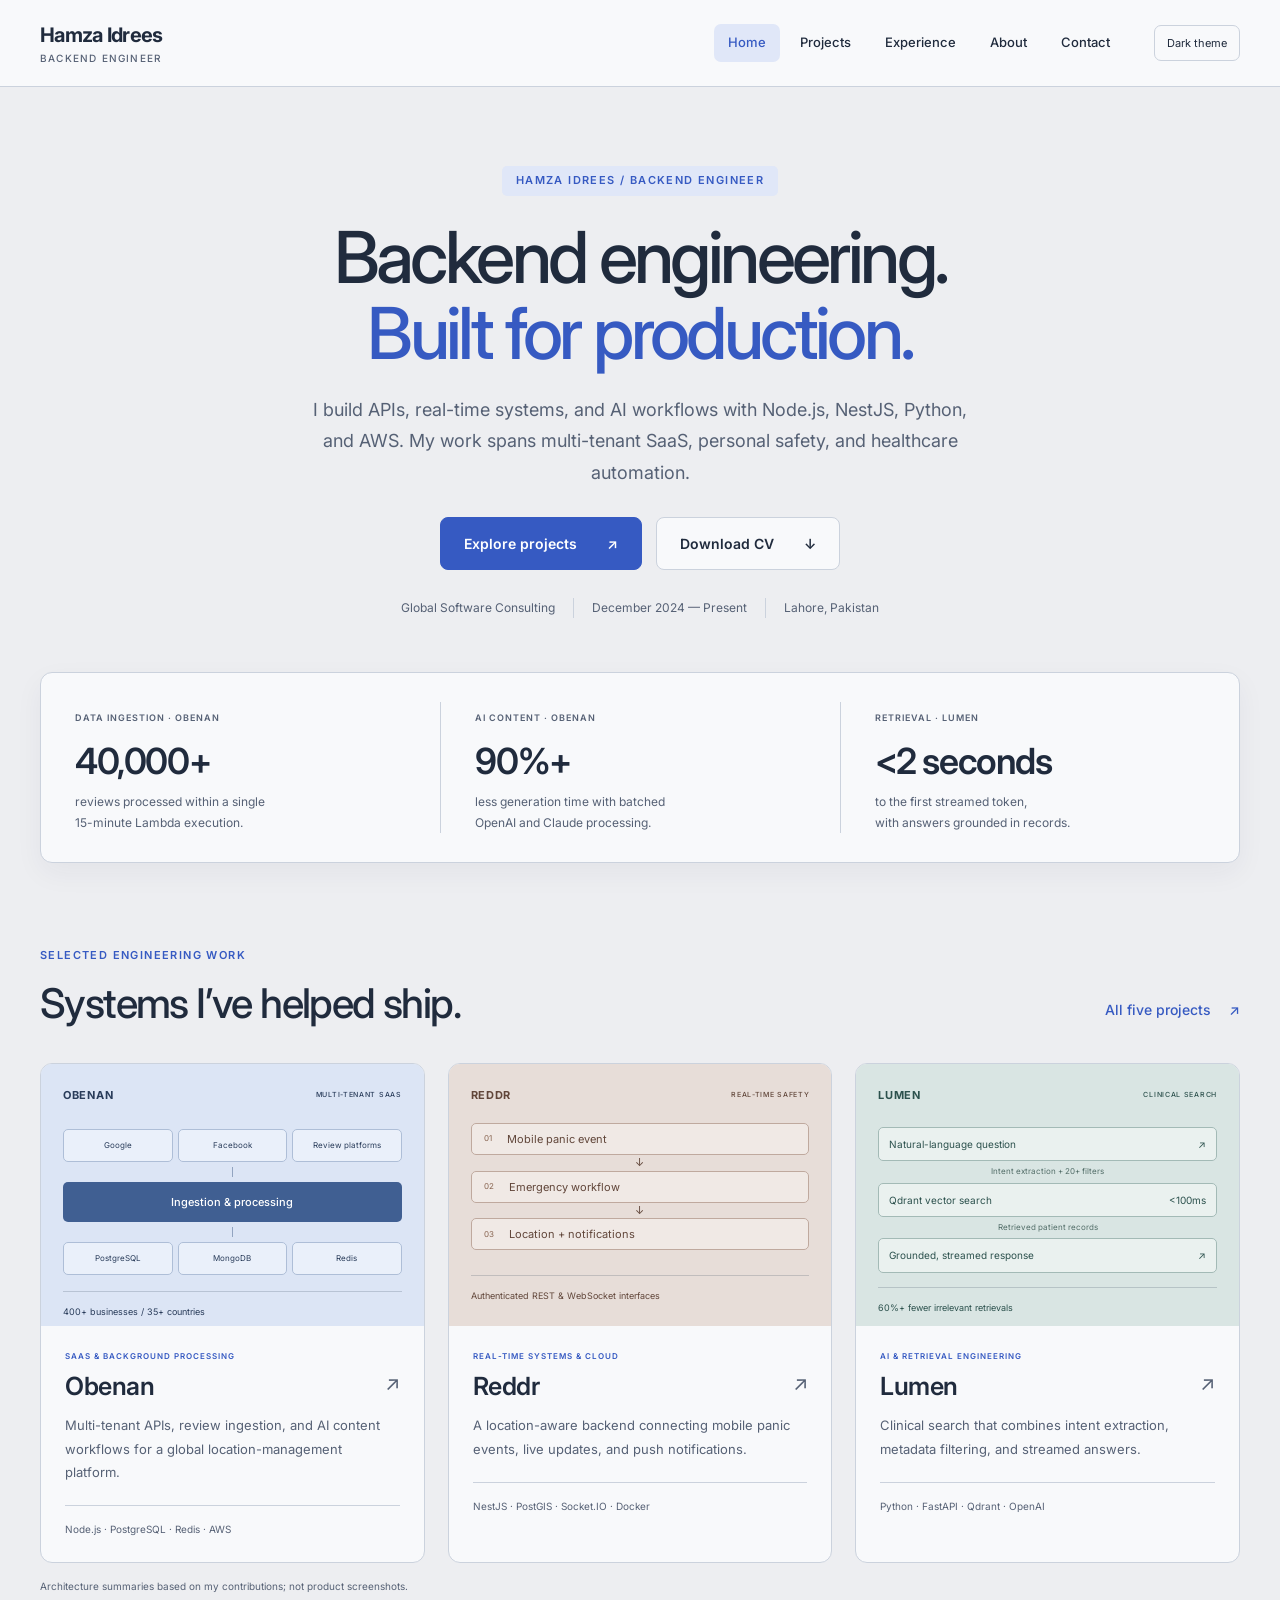
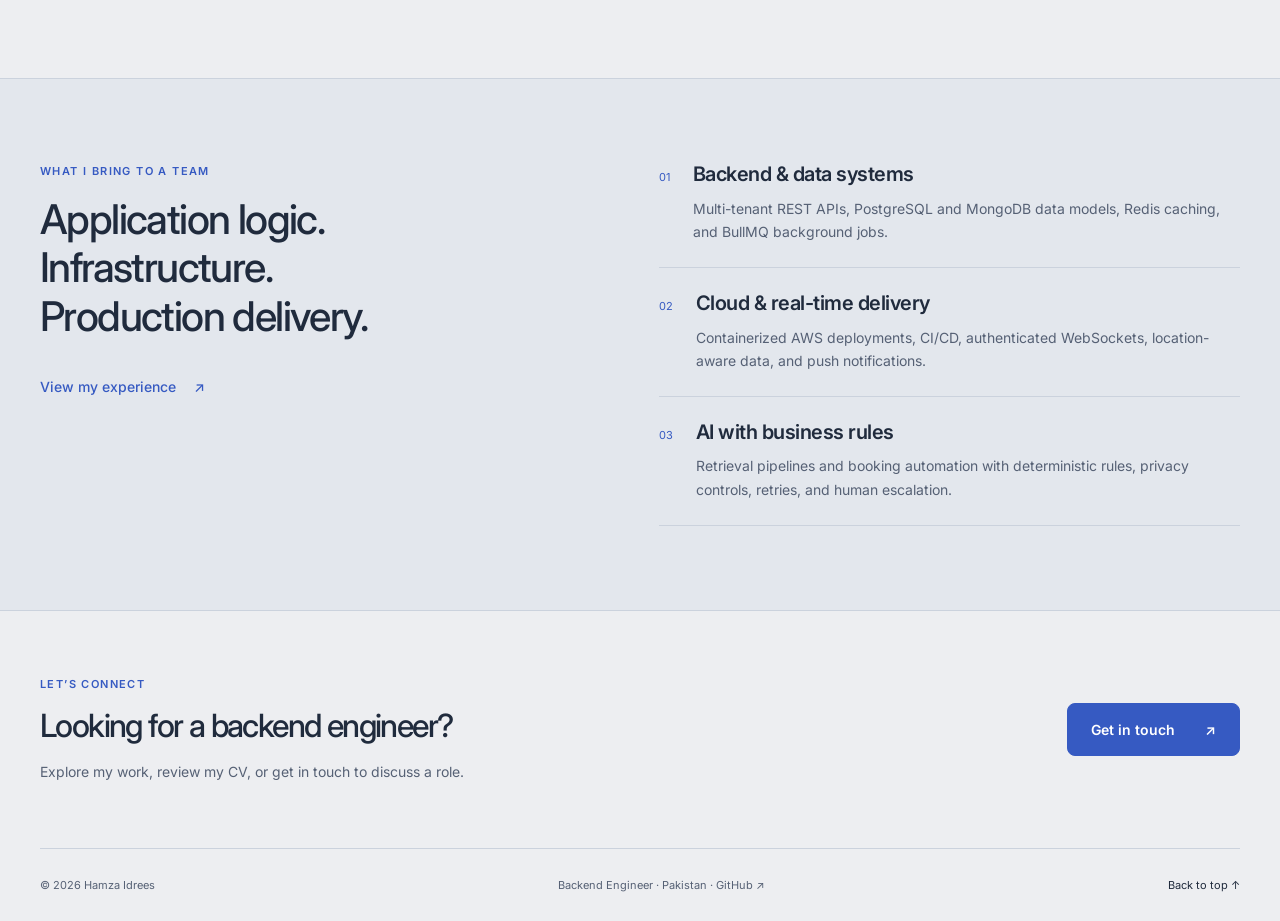
<file: index.html>
<!DOCTYPE html>
<html lang="en">
<head>
  <meta charset="UTF-8">
  <meta name="viewport" content="width=device-width, initial-scale=1">
  <meta name="theme-color" content="#edeef1">
  <meta name="description" content="Hamza Idrees, Backend Engineer. Production experience with Node.js, NestJS, Python, AWS, multi-tenant SaaS, real-time systems, and AI automation.">
  <title>Home — Hamza Idrees | Backend Engineer</title>
  <link rel="preconnect" href="https://fonts.googleapis.com">
  <link rel="preconnect" href="https://fonts.gstatic.com" crossorigin>
  <link href="https://fonts.googleapis.com/css2?family=Inter:wght@400;500;600;700&amp;display=swap" rel="stylesheet">
  <link rel="stylesheet" href="style.css">
  <script src="theme.js"></script>
  <script src="script.js" defer></script>
</head>
<body>
  <a class="skip-link" href="#main">Skip to content</a>
  <header class="site-header">
    <nav class="container navigation" aria-label="Main navigation">
      <a class="wordmark" href="index.html" aria-label="Hamza Idrees home">Hamza Idrees<span>Backend Engineer</span></a>
      <div class="nav-controls"><button class="theme-toggle" type="button" aria-label="Switch to dark theme" aria-pressed="false">Dark theme</button><button class="menu-toggle" aria-expanded="false" aria-controls="nav-links">Menu <span aria-hidden="true">+</span></button></div>
      <div class="nav-links" id="nav-links"><a href="index.html" aria-current="page">Home</a><a href="projects.html">Projects</a><a href="experience.html">Experience</a><a href="about.html">About</a><a href="contact.html">Contact</a></div>
    </nav>
  </header>
<main id="main">
<section class="hero container" aria-labelledby="hero-title">
  <p class="eyebrow">Hamza Idrees / Backend Engineer</p>
  <h1 id="hero-title">Backend engineering.<br><span>Built for production.</span></h1>
  <p class="intro">I build APIs, real-time systems, and AI workflows with Node.js, NestJS, Python, and AWS. My work spans multi-tenant SaaS, personal safety, and healthcare automation.</p>
  <div class="hero-actions"><a class="button" href="projects.html">Explore projects <span aria-hidden="true">↗</span></a><a class="button button-secondary" href="Hamza_CV.pdf" download>Download CV <span aria-hidden="true">↓</span></a></div>
  <div class="hero-context"><span>Global Software Consulting</span><span>December 2024 — Present</span><span>Lahore, Pakistan</span></div>
</section>
<section class="container proof-panel" aria-label="Selected engineering results">
  <div><span class="proof-label">DATA INGESTION · OBENAN</span><strong>40,000+</strong><p>reviews processed within a single<br>15-minute Lambda execution.</p></div>
  <div><span class="proof-label">AI CONTENT · OBENAN</span><strong>90%+</strong><p>less generation time with batched<br>OpenAI and Claude processing.</p></div>
  <div><span class="proof-label">RETRIEVAL · LUMEN</span><strong>&lt;2 seconds</strong><p>to the first streamed token,<br>with answers grounded in records.</p></div>
</section>
<section class="container section" aria-labelledby="selected-title">
  <div class="section-heading"><div><p class="eyebrow">Selected engineering work</p><h2 id="selected-title">Systems I’ve helped ship.</h2></div><a class="text-link" href="projects.html">All five projects <span aria-hidden="true">↗</span></a></div>
  <div class="work-grid">
    <a class="work-card" href="projects.html#obenan"><div class="work-art art-obenan" aria-hidden="true"><div class="art-top">OBENAN <span>MULTI-TENANT SAAS</span></div><div class="platform-diagram"><span>Google</span><span>Facebook</span><span>Review platforms</span><div class="diagram-connector"></div><strong>Ingestion & processing</strong><div class="diagram-connector"></div><span>PostgreSQL</span><span>MongoDB</span><span>Redis</span></div><div class="art-foot">400+ businesses / 35+ countries</div></div><div class="work-card-copy"><p class="eyebrow">SaaS & background processing</p><h3>Obenan <span aria-hidden="true">↗</span></h3><p>Multi-tenant APIs, review ingestion, and AI content workflows for a global location-management platform.</p><span class="card-tech">Node.js · PostgreSQL · Redis · AWS</span></div></a>
    <a class="work-card" href="projects.html#reddr"><div class="work-art art-reddr" aria-hidden="true"><div class="art-top">REDDR <span>REAL-TIME SAFETY</span></div><div class="alert-diagram"><div><span>01</span>Mobile panic event</div><i>↓</i><div><span>02</span>Emergency workflow</div><i>↓</i><div><span>03</span>Location + notifications</div></div><div class="art-foot">Authenticated REST & WebSocket interfaces</div></div><div class="work-card-copy"><p class="eyebrow">Real-time systems & cloud</p><h3>Reddr <span aria-hidden="true">↗</span></h3><p>A location-aware backend connecting mobile panic events, live updates, and push notifications.</p><span class="card-tech">NestJS · PostGIS · Socket.IO · Docker</span></div></a>
    <a class="work-card" href="projects.html#lumen"><div class="work-art art-lumen" aria-hidden="true"><div class="art-top">LUMEN <span>CLINICAL SEARCH</span></div><div class="retrieval-diagram"><div>Natural-language question <span>↗</span></div><p>Intent extraction + 20+ filters</p><div>Qdrant vector search <span>&lt;100ms</span></div><p>Retrieved patient records</p><div>Grounded, streamed response <span>↗</span></div></div><div class="art-foot">60%+ fewer irrelevant retrievals</div></div><div class="work-card-copy"><p class="eyebrow">AI & retrieval engineering</p><h3>Lumen <span aria-hidden="true">↗</span></h3><p>Clinical search that combines intent extraction, metadata filtering, and streamed answers.</p><span class="card-tech">Python · FastAPI · Qdrant · OpenAI</span></div></a>
  </div><p class="diagram-note">Architecture summaries based on my contributions; not product screenshots.</p>
</section>
<section class="capabilities-section"><div class="container section capabilities-layout"><div><p class="eyebrow">What I bring to a team</p><h2>Application logic.<br>Infrastructure.<br>Production delivery.</h2><a class="text-link" href="experience.html">View my experience <span aria-hidden="true">↗</span></a></div><div class="capability-list"><article><span>01</span><div><h3>Backend & data systems</h3><p>Multi-tenant REST APIs, PostgreSQL and MongoDB data models, Redis caching, and BullMQ background jobs.</p></div></article><article><span>02</span><div><h3>Cloud & real-time delivery</h3><p>Containerized AWS deployments, CI/CD, authenticated WebSockets, location-aware data, and push notifications.</p></div></article><article><span>03</span><div><h3>AI with business rules</h3><p>Retrieval pipelines and booking automation with deterministic rules, privacy controls, retries, and human escalation.</p></div></article></div></div></section>
<section class="container closing-cta"><div><p class="eyebrow">Let’s connect</p><h2>Looking for a backend engineer?</h2><p>Explore my work, review my CV, or get in touch to discuss a role.</p></div><a class="button" href="contact.html">Get in touch <span aria-hidden="true">↗</span></a></section>
</main>
  <footer class="container footer"><p>© <span id="year">2026</span> Hamza Idrees</p><p>Backend Engineer · Pakistan · <a href="https://github.com/Hamza-Idrees" target="_blank" rel="noopener noreferrer">GitHub ↗</a></p><a href="#main">Back to top ↑</a></footer>
</body>
</html>
</file>
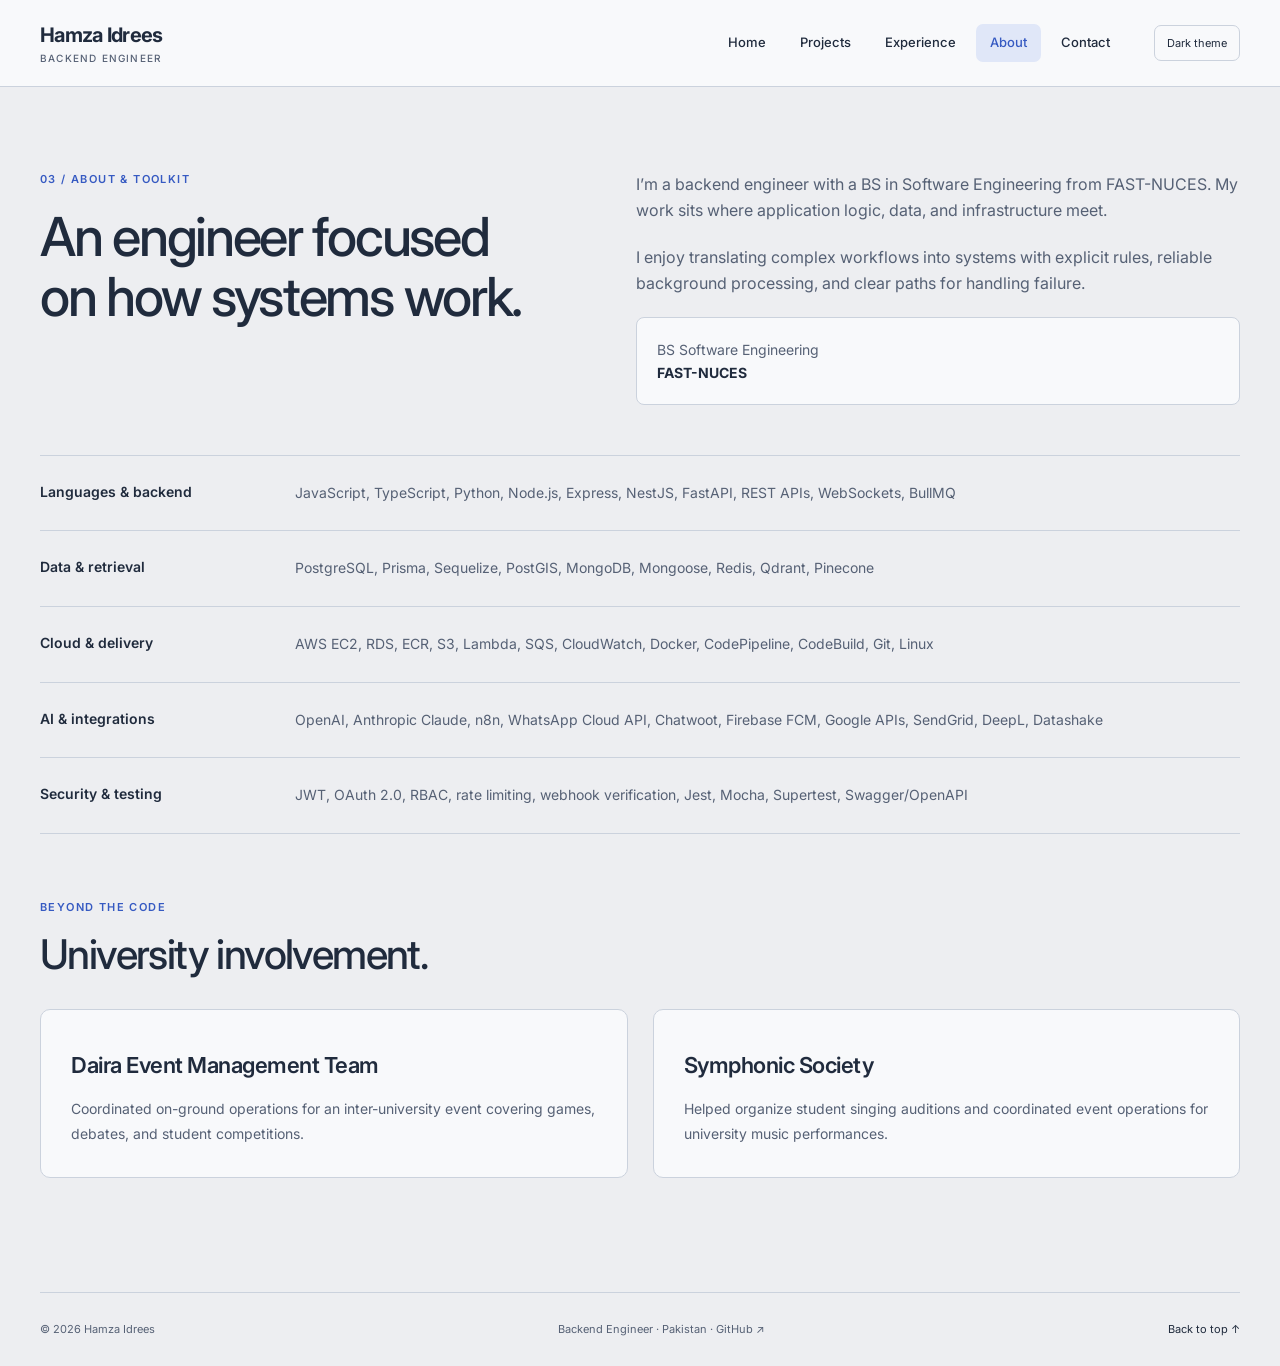
<file: about.html>
<!DOCTYPE html>
<html lang="en">
<head>
  <meta charset="UTF-8">
  <meta name="viewport" content="width=device-width, initial-scale=1">
  <meta name="theme-color" content="#edeef1">
  <meta name="description" content="About Hamza Idrees: Backend Engineer and FAST-NUCES Software Engineering graduate. Technical skills in Node.js, Python, databases, cloud infrastructure, and AI.">
  <title>About — Hamza Idrees | Backend Engineer</title>
  <link rel="preconnect" href="https://fonts.googleapis.com">
  <link rel="preconnect" href="https://fonts.gstatic.com" crossorigin>
  <link href="https://fonts.googleapis.com/css2?family=Inter:wght@400;500;600;700&amp;display=swap" rel="stylesheet">
  <link rel="stylesheet" href="style.css">
  <script src="theme.js"></script>
  <script src="script.js" defer></script>
</head>
<body>
  <a class="skip-link" href="#main">Skip to content</a>
  <header class="site-header">
    <nav class="container navigation" aria-label="Main navigation">
      <a class="wordmark" href="index.html" aria-label="Hamza Idrees home">Hamza Idrees<span>Backend Engineer</span></a>
      <div class="nav-controls"><button class="theme-toggle" type="button" aria-label="Switch to dark theme" aria-pressed="false">Dark theme</button><button class="menu-toggle" aria-expanded="false" aria-controls="nav-links">Menu <span aria-hidden="true">+</span></button></div>
      <div class="nav-links" id="nav-links"><a href="index.html">Home</a><a href="projects.html">Projects</a><a href="experience.html">Experience</a><a href="about.html" aria-current="page">About</a><a href="contact.html">Contact</a></div>
    </nav>
  </header>
  <main id="main">
    <section class="section container" id="about" aria-labelledby="about-title"><div class="about-layout"><div><p class="eyebrow">03 / About & toolkit</p><h1 class="page-title" id="about-title">An engineer focused<br>on how systems work.</h1></div><div class="about-copy"><p>I’m a backend engineer with a BS in Software Engineering from FAST-NUCES. My work sits where application logic, data, and infrastructure meet.</p><p>I enjoy translating complex workflows into systems with explicit rules, reliable background processing, and clear paths for handling failure.</p><p class="education">BS Software Engineering<br><strong>FAST-NUCES</strong></p></div></div><dl class="toolkit"><div><dt>Languages & backend</dt><dd>JavaScript, TypeScript, Python, Node.js, Express, NestJS, FastAPI, REST APIs, WebSockets, BullMQ</dd></div><div><dt>Data & retrieval</dt><dd>PostgreSQL, Prisma, Sequelize, PostGIS, MongoDB, Mongoose, Redis, Qdrant, Pinecone</dd></div><div><dt>Cloud & delivery</dt><dd>AWS EC2, RDS, ECR, S3, Lambda, SQS, CloudWatch, Docker, CodePipeline, CodeBuild, Git, Linux</dd></div><div><dt>AI & integrations</dt><dd>OpenAI, Anthropic Claude, n8n, WhatsApp Cloud API, Chatwoot, Firebase FCM, Google APIs, SendGrid, DeepL, Datashake</dd></div><div><dt>Security & testing</dt><dd>JWT, OAuth 2.0, RBAC, rate limiting, webhook verification, Jest, Mocha, Supertest, Swagger/OpenAPI</dd></div></dl><div class="leadership"><p class="eyebrow">Beyond the code</p><h2>University involvement.</h2><div class="responsibility-grid"><article><h3>Daira Event Management Team</h3><p>Coordinated on-ground operations for an inter-university event covering games, debates, and student competitions.</p></article><article><h3>Symphonic Society</h3><p>Helped organize student singing auditions and coordinated event operations for university music performances.</p></article></div></div></section>
  </main>
  <footer class="container footer"><p>© <span id="year">2026</span> Hamza Idrees</p><p>Backend Engineer · Pakistan · <a href="https://github.com/Hamza-Idrees" target="_blank" rel="noopener noreferrer">GitHub ↗</a></p><a href="#main">Back to top ↑</a></footer>
</body>
</html>
</file>
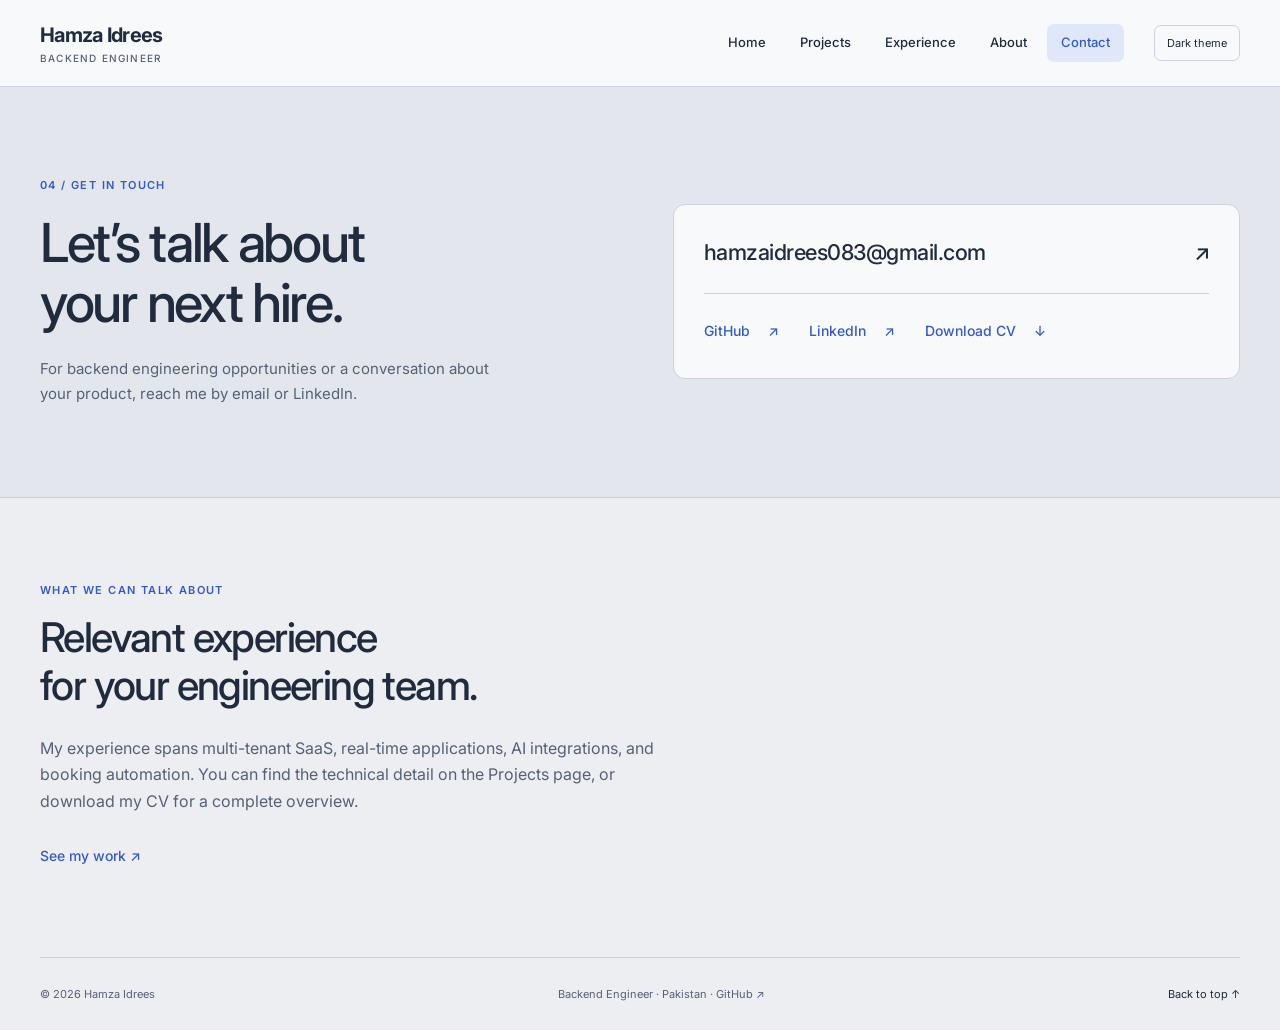
<file: contact.html>
<!DOCTYPE html>
<html lang="en">
<head>
  <meta charset="UTF-8">
  <meta name="viewport" content="width=device-width, initial-scale=1">
  <meta name="theme-color" content="#edeef1">
  <meta name="description" content="Contact Hamza Idrees about backend engineering roles. Email, LinkedIn, and a downloadable CV with production projects and technical experience.">
  <title>Contact — Hamza Idrees | Backend Engineer</title>
  <link rel="preconnect" href="https://fonts.googleapis.com">
  <link rel="preconnect" href="https://fonts.gstatic.com" crossorigin>
  <link href="https://fonts.googleapis.com/css2?family=Inter:wght@400;500;600;700&amp;display=swap" rel="stylesheet">
  <link rel="stylesheet" href="style.css">
  <script src="theme.js"></script>
  <script src="script.js" defer></script>
</head>
<body>
  <a class="skip-link" href="#main">Skip to content</a>
  <header class="site-header">
    <nav class="container navigation" aria-label="Main navigation">
      <a class="wordmark" href="index.html" aria-label="Hamza Idrees home">Hamza Idrees<span>Backend Engineer</span></a>
      <div class="nav-controls"><button class="theme-toggle" type="button" aria-label="Switch to dark theme" aria-pressed="false">Dark theme</button><button class="menu-toggle" aria-expanded="false" aria-controls="nav-links">Menu <span aria-hidden="true">+</span></button></div>
      <div class="nav-links" id="nav-links"><a href="index.html">Home</a><a href="projects.html">Projects</a><a href="experience.html">Experience</a><a href="about.html">About</a><a href="contact.html" aria-current="page">Contact</a></div>
    </nav>
  </header>
  <main id="main">
    <section class="contact-section" id="contact" aria-labelledby="contact-title"><div class="container contact-layout"><div><p class="eyebrow">04 / Get in touch</p><h1 class="page-title" id="contact-title">Let’s talk about<br>your next hire.</h1><p>For backend engineering opportunities or a conversation about your product, reach me by email or LinkedIn.</p></div><div class="contact-actions"><a class="email-link" href="mailto:hamzaidrees083@gmail.com">hamzaidrees083@gmail.com <span aria-hidden="true">↗</span></a><div><a class="text-link" href="https://github.com/Hamza-Idrees" target="_blank" rel="noopener noreferrer">GitHub <span aria-hidden="true">↗</span></a><a class="text-link" href="https://www.linkedin.com/in/hamzaidrees2002" target="_blank" rel="noopener noreferrer">LinkedIn <span aria-hidden="true">↗</span></a><a class="text-link" href="Hamza_CV.pdf" download>Download CV <span aria-hidden="true">↓</span></a></div></div></div></section><section class="container section contact-context"><p class="eyebrow">What we can talk about</p><h2>Relevant experience<br>for your engineering team.</h2><p>My experience spans multi-tenant SaaS, real-time applications, AI integrations, and booking automation. You can find the technical detail on the Projects page, or download my CV for a complete overview.</p><a class="text-link" href="projects.html">See my work ↗</a></section>
  </main>
  <footer class="container footer"><p>© <span id="year">2026</span> Hamza Idrees</p><p>Backend Engineer · Pakistan · <a href="https://github.com/Hamza-Idrees" target="_blank" rel="noopener noreferrer">GitHub ↗</a></p><a href="#main">Back to top ↑</a></footer>
</body>
</html>
</file>
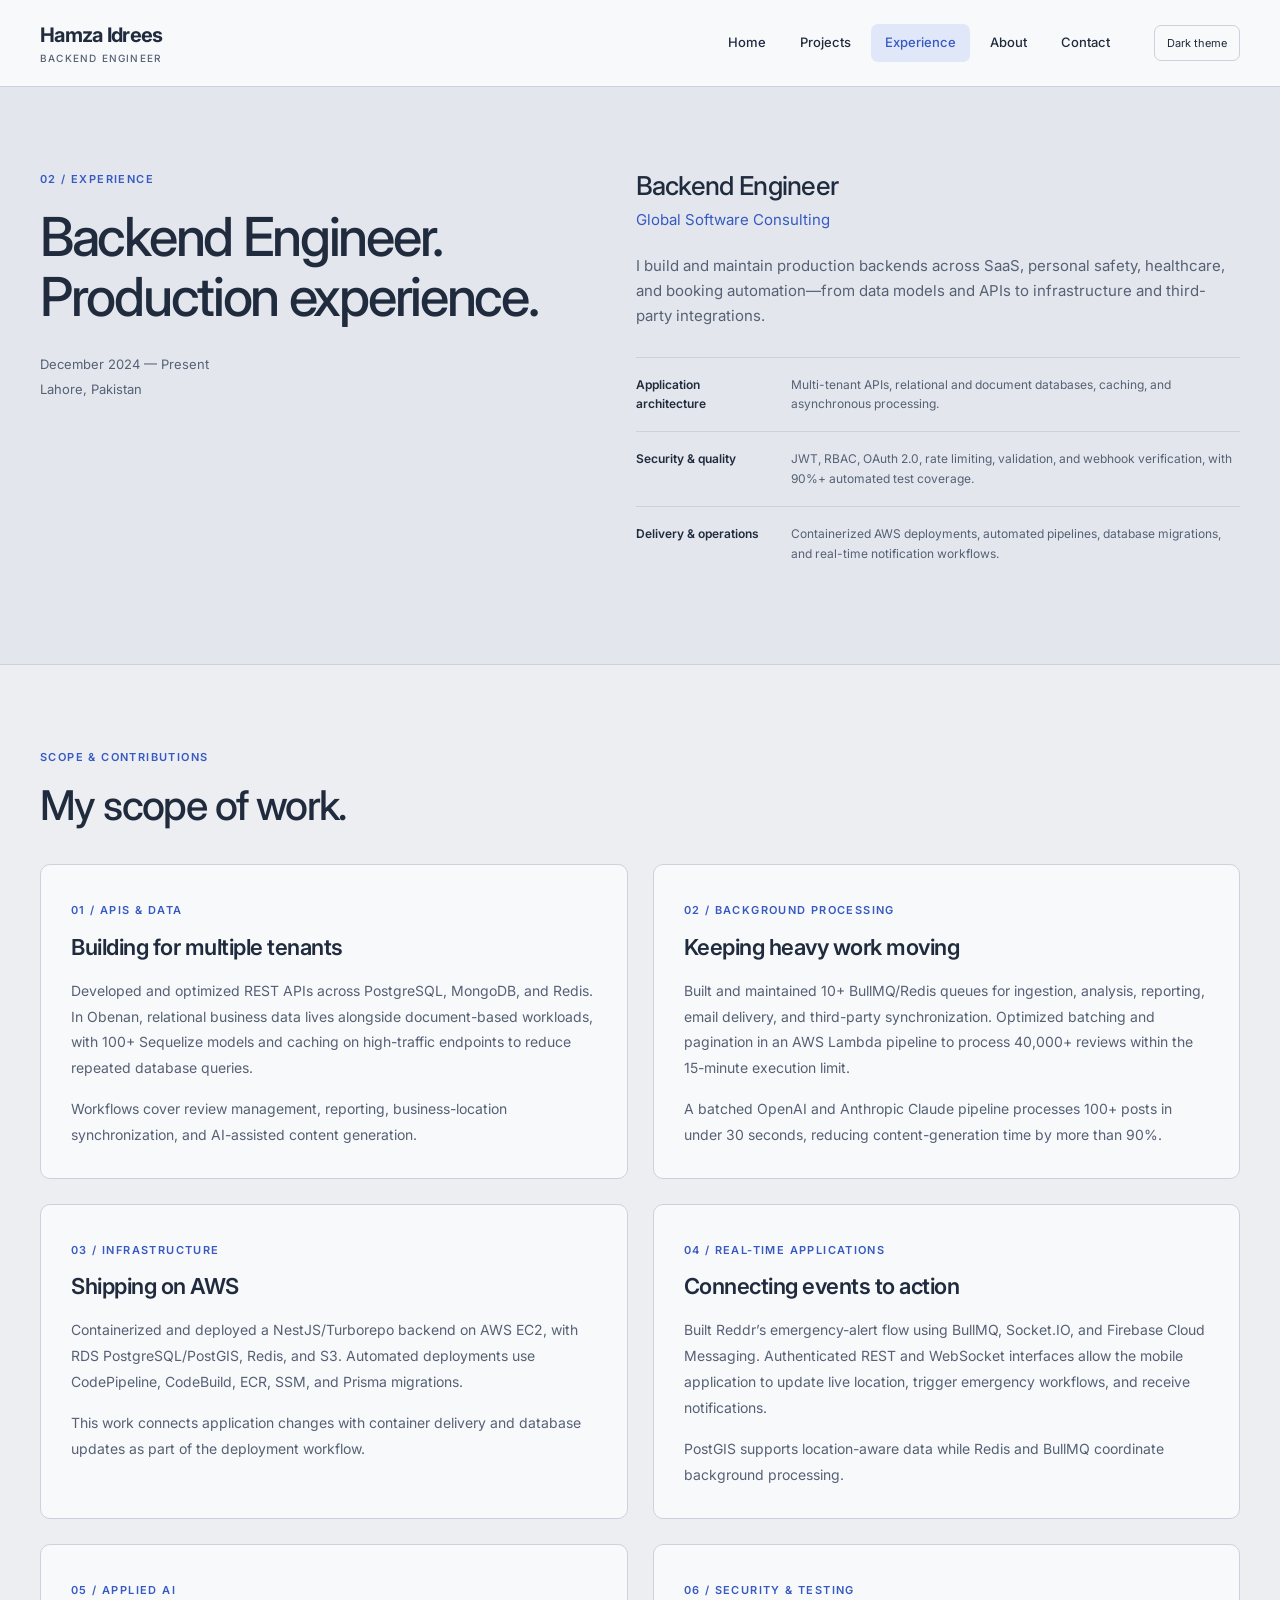
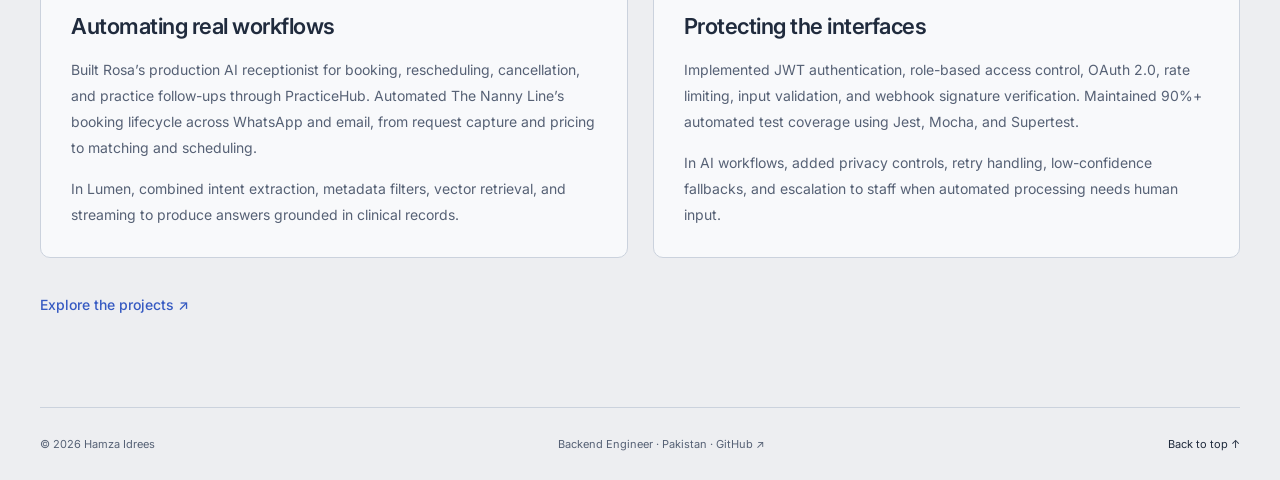
<file: experience.html>
<!DOCTYPE html>
<html lang="en">
<head>
  <meta charset="UTF-8">
  <meta name="viewport" content="width=device-width, initial-scale=1">
  <meta name="theme-color" content="#edeef1">
  <meta name="description" content="Backend Engineer at Global Software Consulting since December 2024. API development, AWS deployments, background jobs, real-time systems, and AI workflows.">
  <title>Experience — Hamza Idrees | Backend Engineer</title>
  <link rel="preconnect" href="https://fonts.googleapis.com">
  <link rel="preconnect" href="https://fonts.gstatic.com" crossorigin>
  <link href="https://fonts.googleapis.com/css2?family=Inter:wght@400;500;600;700&amp;display=swap" rel="stylesheet">
  <link rel="stylesheet" href="style.css">
  <script src="theme.js"></script>
  <script src="script.js" defer></script>
</head>
<body>
  <a class="skip-link" href="#main">Skip to content</a>
  <header class="site-header">
    <nav class="container navigation" aria-label="Main navigation">
      <a class="wordmark" href="index.html" aria-label="Hamza Idrees home">Hamza Idrees<span>Backend Engineer</span></a>
      <div class="nav-controls"><button class="theme-toggle" type="button" aria-label="Switch to dark theme" aria-pressed="false">Dark theme</button><button class="menu-toggle" aria-expanded="false" aria-controls="nav-links">Menu <span aria-hidden="true">+</span></button></div>
      <div class="nav-links" id="nav-links"><a href="index.html">Home</a><a href="projects.html">Projects</a><a href="experience.html" aria-current="page">Experience</a><a href="about.html">About</a><a href="contact.html">Contact</a></div>
    </nav>
  </header>
  <main id="main">
    <section class="experience-section" id="experience" aria-labelledby="experience-title"><div class="section container experience-layout"><div><p class="eyebrow">02 / Experience</p><h1 class="page-title" id="experience-title">Backend Engineer.<br>Production experience.</h1><p class="experience-date">December 2024 — Present<br>Lahore, Pakistan</p></div><div><h2 class="role-title">Backend Engineer</h2><p class="employer">Global Software Consulting</p><p>I build and maintain production backends across SaaS, personal safety, healthcare, and booking automation—from data models and APIs to infrastructure and third-party integrations.</p><ul class="experience-list"><li><strong>Application architecture</strong><span>Multi-tenant APIs, relational and document databases, caching, and asynchronous processing.</span></li><li><strong>Security & quality</strong><span>JWT, RBAC, OAuth 2.0, rate limiting, validation, and webhook verification, with 90%+ automated test coverage.</span></li><li><strong>Delivery & operations</strong><span>Containerized AWS deployments, automated pipelines, database migrations, and real-time notification workflows.</span></li></ul></div></div></section><section class="container section responsibilities" aria-labelledby="contributions"><p class="eyebrow">Scope & contributions</p><h2 id="contributions">My scope of work.</h2><div class="responsibility-grid">
<article><span class="project-category">01 / APIs & data</span><h3>Building for multiple tenants</h3><p>Developed and optimized REST APIs across PostgreSQL, MongoDB, and Redis. In Obenan, relational business data lives alongside document-based workloads, with 100+ Sequelize models and caching on high-traffic endpoints to reduce repeated database queries.</p><p>Workflows cover review management, reporting, business-location synchronization, and AI-assisted content generation.</p></article>
<article><span class="project-category">02 / Background processing</span><h3>Keeping heavy work moving</h3><p>Built and maintained 10+ BullMQ/Redis queues for ingestion, analysis, reporting, email delivery, and third-party synchronization. Optimized batching and pagination in an AWS Lambda pipeline to process 40,000+ reviews within the 15-minute execution limit.</p><p>A batched OpenAI and Anthropic Claude pipeline processes 100+ posts in under 30 seconds, reducing content-generation time by more than 90%.</p></article>
<article><span class="project-category">03 / Infrastructure</span><h3>Shipping on AWS</h3><p>Containerized and deployed a NestJS/Turborepo backend on AWS EC2, with RDS PostgreSQL/PostGIS, Redis, and S3. Automated deployments use CodePipeline, CodeBuild, ECR, SSM, and Prisma migrations.</p><p>This work connects application changes with container delivery and database updates as part of the deployment workflow.</p></article>
<article><span class="project-category">04 / Real-time applications</span><h3>Connecting events to action</h3><p>Built Reddr’s emergency-alert flow using BullMQ, Socket.IO, and Firebase Cloud Messaging. Authenticated REST and WebSocket interfaces allow the mobile application to update live location, trigger emergency workflows, and receive notifications.</p><p>PostGIS supports location-aware data while Redis and BullMQ coordinate background processing.</p></article>
<article><span class="project-category">05 / Applied AI</span><h3>Automating real workflows</h3><p>Built Rosa’s production AI receptionist for booking, rescheduling, cancellation, and practice follow-ups through PracticeHub. Automated The Nanny Line’s booking lifecycle across WhatsApp and email, from request capture and pricing to matching and scheduling.</p><p>In Lumen, combined intent extraction, metadata filters, vector retrieval, and streaming to produce answers grounded in clinical records.</p></article>
<article><span class="project-category">06 / Security & testing</span><h3>Protecting the interfaces</h3><p>Implemented JWT authentication, role-based access control, OAuth 2.0, rate limiting, input validation, and webhook signature verification. Maintained 90%+ automated test coverage using Jest, Mocha, and Supertest.</p><p>In AI workflows, added privacy controls, retry handling, low-confidence fallbacks, and escalation to staff when automated processing needs human input.</p></article>
</div><a class="text-link" href="projects.html">Explore the projects ↗</a></section>
  </main>
  <footer class="container footer"><p>© <span id="year">2026</span> Hamza Idrees</p><p>Backend Engineer · Pakistan · <a href="https://github.com/Hamza-Idrees" target="_blank" rel="noopener noreferrer">GitHub ↗</a></p><a href="#main">Back to top ↑</a></footer>
</body>
</html>
</file>
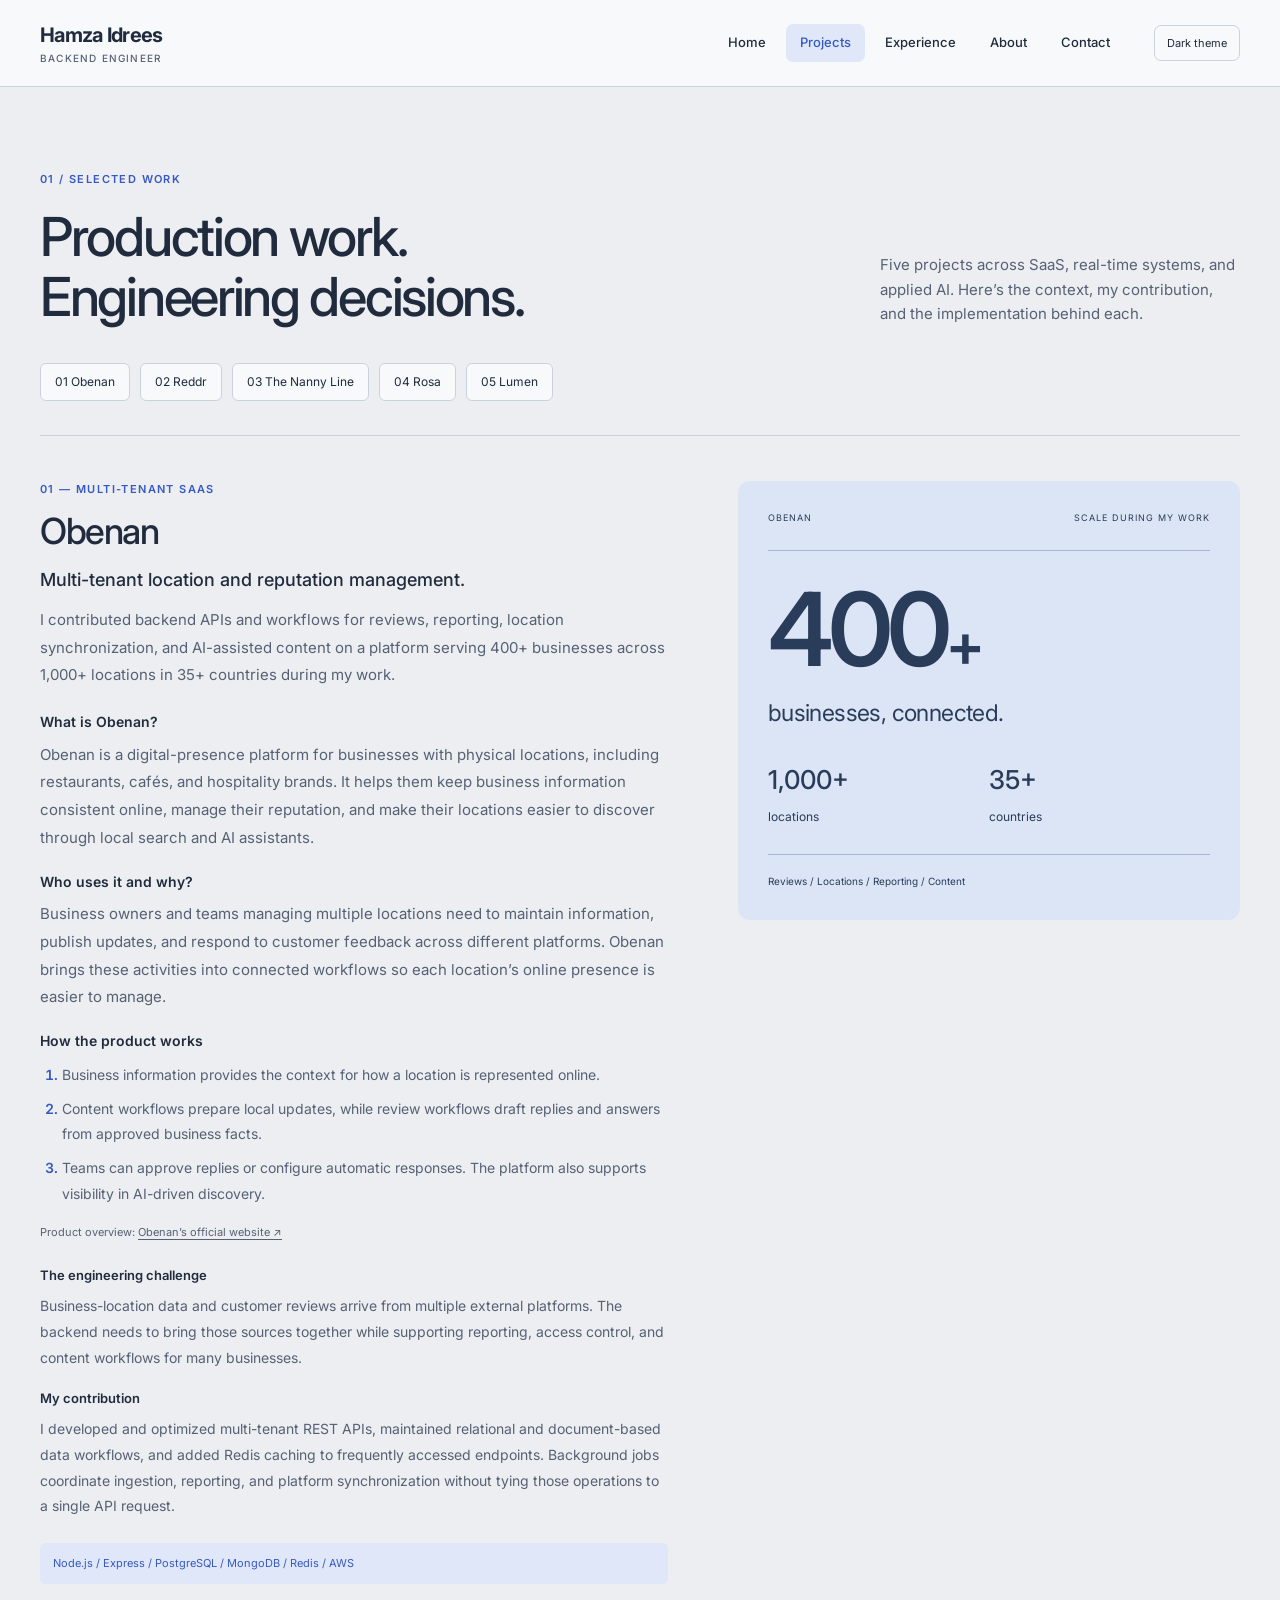
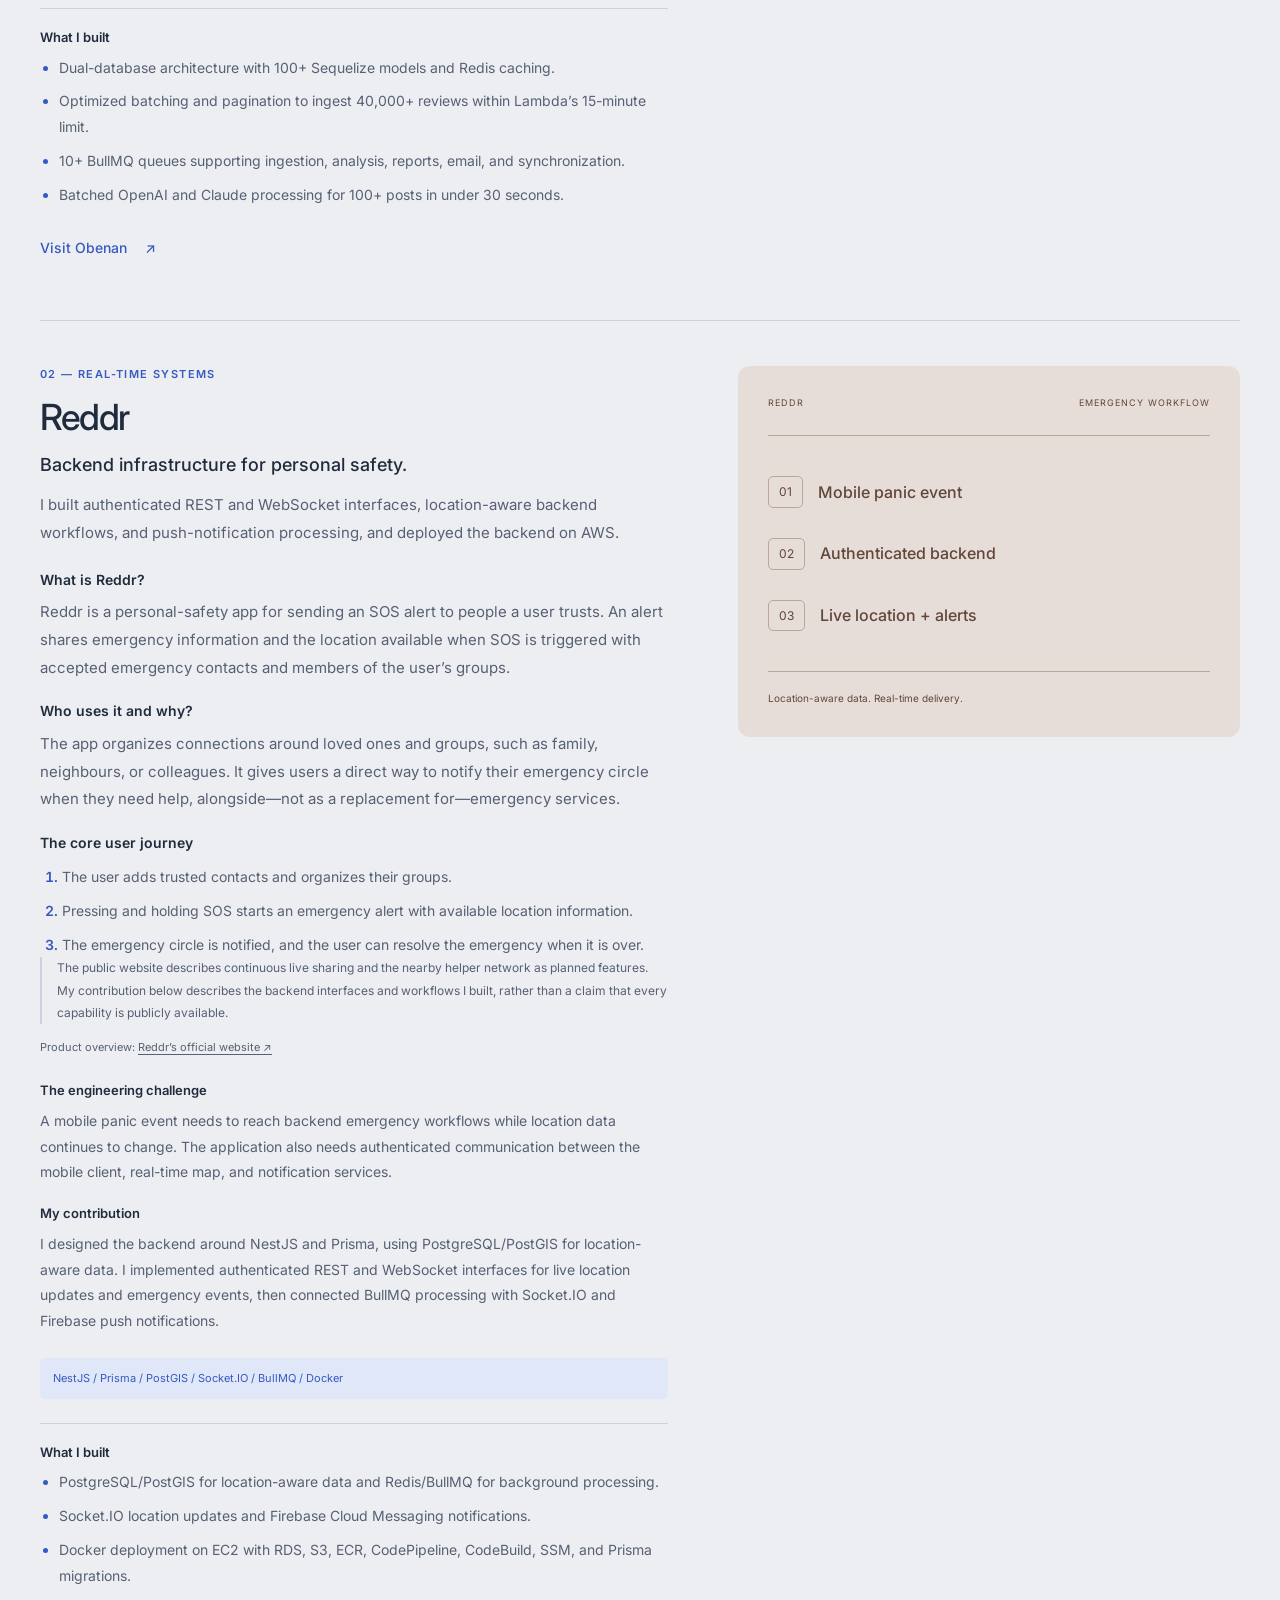
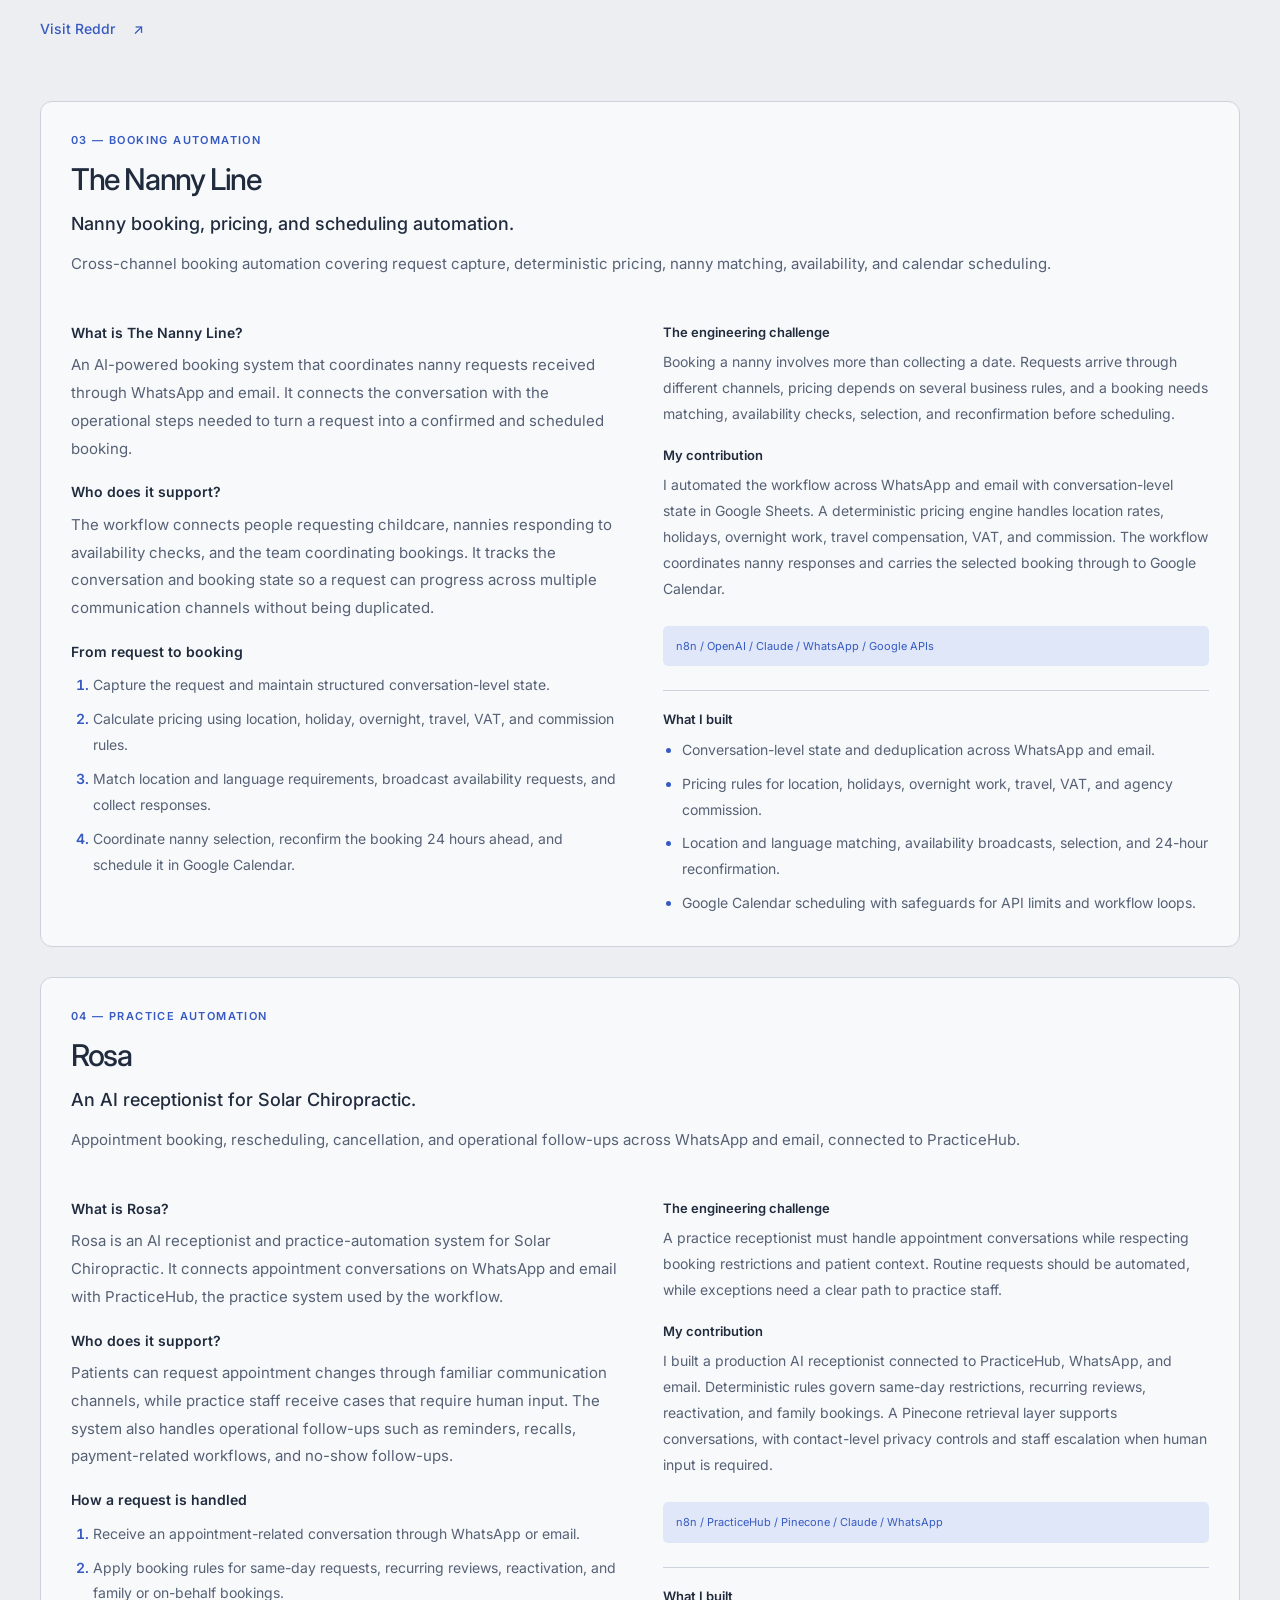
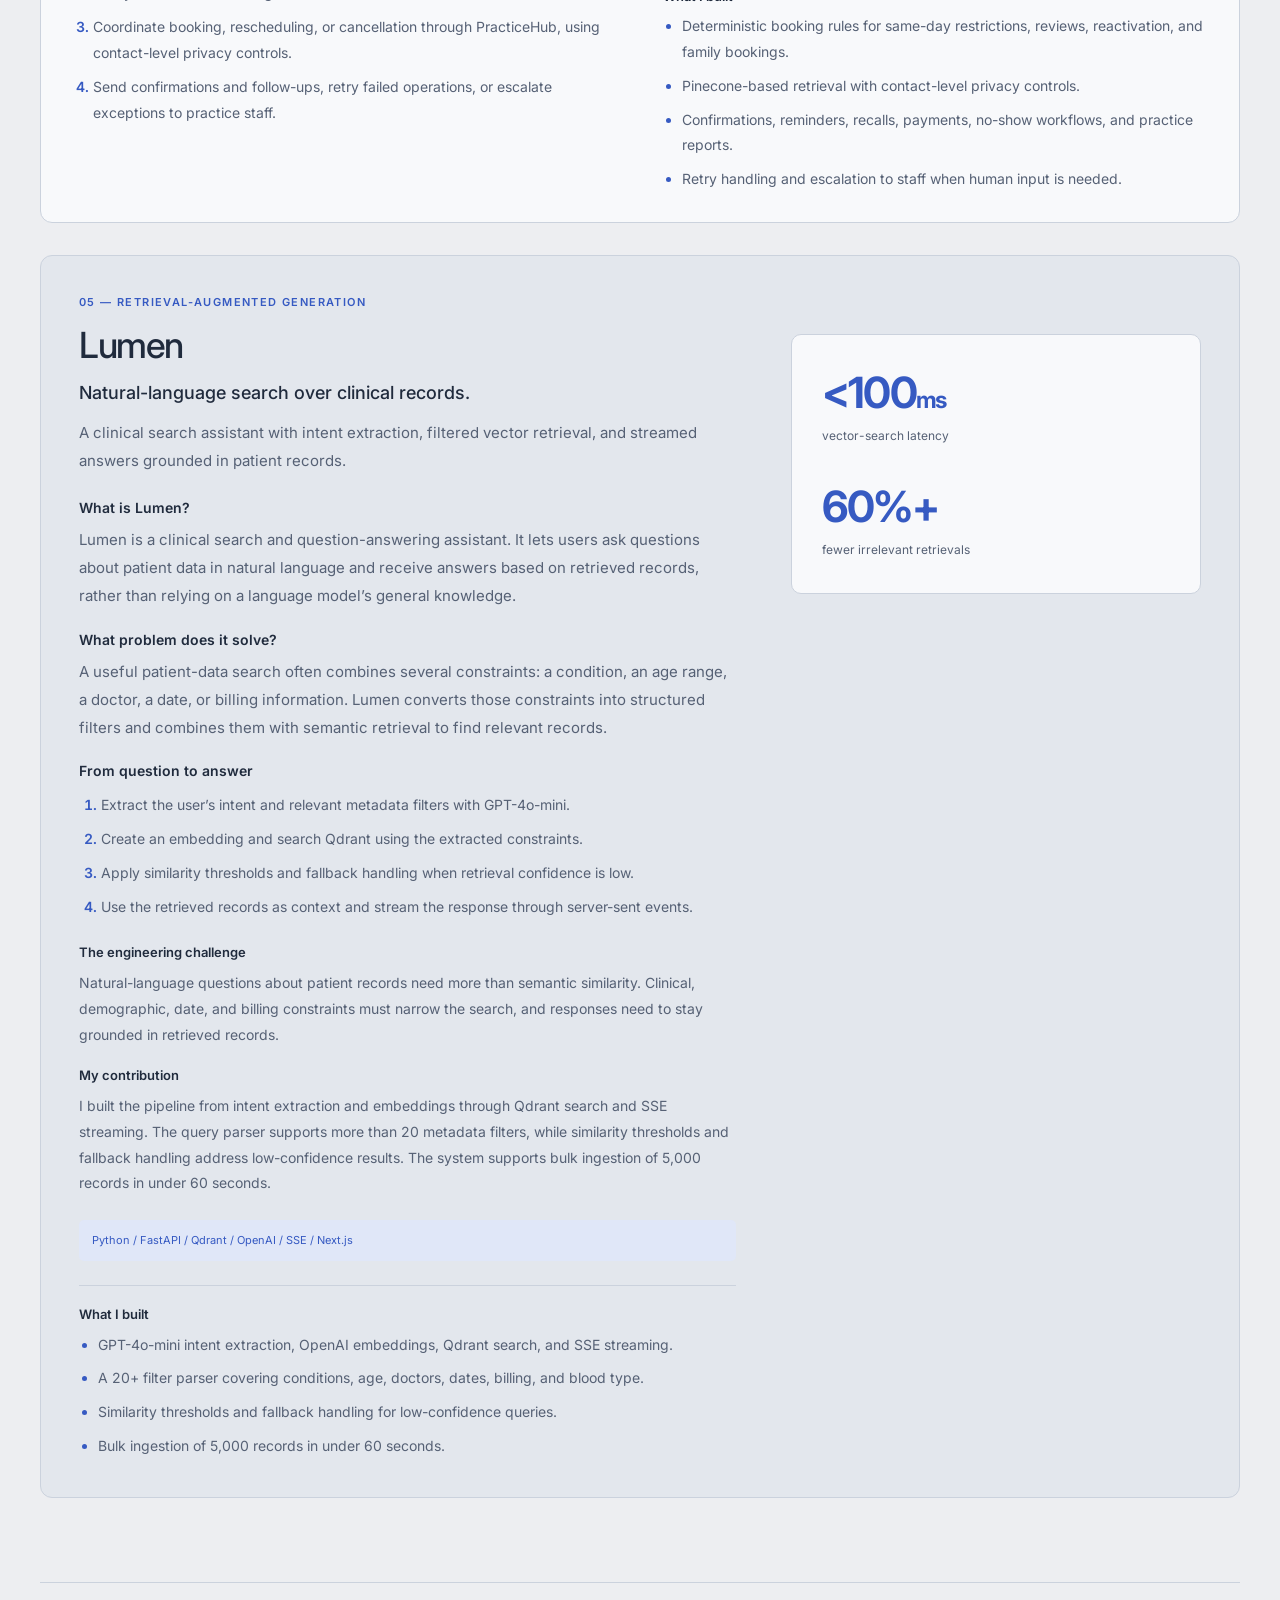
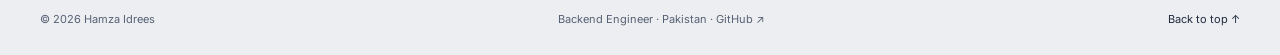
<file: projects.html>
<!DOCTYPE html>
<html lang="en">
<head>
  <meta charset="UTF-8">
  <meta name="viewport" content="width=device-width, initial-scale=1">
  <meta name="theme-color" content="#edeef1">
  <meta name="description" content="Explore Hamza Idrees’s backend engineering contributions to Obenan, Reddr, Lumen, Rosa, and The Nanny Line, with architecture details and measured results.">
  <title>Projects — Hamza Idrees | Backend Engineer</title>
  <link rel="preconnect" href="https://fonts.googleapis.com">
  <link rel="preconnect" href="https://fonts.gstatic.com" crossorigin>
  <link href="https://fonts.googleapis.com/css2?family=Inter:wght@400;500;600;700&amp;display=swap" rel="stylesheet">
  <link rel="stylesheet" href="style.css">
  <script src="theme.js"></script>
  <script src="script.js" defer></script>
</head>
<body>
  <a class="skip-link" href="#main">Skip to content</a>
  <header class="site-header">
    <nav class="container navigation" aria-label="Main navigation">
      <a class="wordmark" href="index.html" aria-label="Hamza Idrees home">Hamza Idrees<span>Backend Engineer</span></a>
      <div class="nav-controls"><button class="theme-toggle" type="button" aria-label="Switch to dark theme" aria-pressed="false">Dark theme</button><button class="menu-toggle" aria-expanded="false" aria-controls="nav-links">Menu <span aria-hidden="true">+</span></button></div>
      <div class="nav-links" id="nav-links"><a href="index.html">Home</a><a href="projects.html" aria-current="page">Projects</a><a href="experience.html">Experience</a><a href="about.html">About</a><a href="contact.html">Contact</a></div>
    </nav>
  </header>
  <main id="main">
    <section class="section container" id="work" aria-labelledby="work-title">
      <div class="section-heading"><div><p class="eyebrow">01 / Selected work</p><h1 class="page-title" id="work-title">Production work.<br>Engineering decisions.</h1></div><p>Five projects across SaaS, real-time systems, and applied AI. Here’s the context, my contribution, and the implementation behind each.</p></div>
      <nav class="project-index" aria-label="Project index"><a href="#obenan">01 Obenan</a><a href="#reddr">02 Reddr</a><a href="#nanny-line">03 The Nanny Line</a><a href="#rosa">04 Rosa</a><a href="#lumen">05 Lumen</a></nav><article class="project featured" id="obenan">
        <div class="project-copy"><p class="project-category">01 — Multi-tenant SaaS</p><h2 class="project-title">Obenan</h2><p class="project-lead">Multi-tenant location and reputation management.</p><p>I contributed backend APIs and workflows for reviews, reporting, location synchronization, and AI-assisted content on a platform serving 400+ businesses across 1,000+ locations in 35+ countries during my work.</p><div class="project-overview"><h3>What is Obenan?</h3><p>Obenan is a digital-presence platform for businesses with physical locations, including restaurants, cafés, and hospitality brands. It helps them keep business information consistent online, manage their reputation, and make their locations easier to discover through local search and AI assistants.</p><h3>Who uses it and why?</h3><p>Business owners and teams managing multiple locations need to maintain information, publish updates, and respond to customer feedback across different platforms. Obenan brings these activities into connected workflows so each location’s online presence is easier to manage.</p><h3>How the product works</h3><ol><li>Business information provides the context for how a location is represented online.</li><li>Content workflows prepare local updates, while review workflows draft replies and answers from approved business facts.</li><li>Teams can approve replies or configure automatic responses. The platform also supports visibility in AI-driven discovery.</li></ol><p class="project-source">Product overview: <a href="https://www.obenan.ai/" target="_blank" rel="noopener noreferrer">Obenan’s official website ↗</a></p></div><div class="project-context"><h3>The engineering challenge</h3><p>Business-location data and customer reviews arrive from multiple external platforms. The backend needs to bring those sources together while supporting reporting, access control, and content workflows for many businesses.</p><h3>My contribution</h3><p>I developed and optimized multi-tenant REST APIs, maintained relational and document-based data workflows, and added Redis caching to frequently accessed endpoints. Background jobs coordinate ingestion, reporting, and platform synchronization without tying those operations to a single API request.</p></div><p class="stack">Node.js / Express / PostgreSQL / MongoDB / Redis / AWS</p><div class="engineering-details"><h3>What I built</h3><div class="detail-content"><ul><li>Dual-database architecture with 100+ Sequelize models and Redis caching.</li><li>Optimized batching and pagination to ingest 40,000+ reviews within Lambda’s 15-minute limit.</li><li>10+ BullMQ queues supporting ingestion, analysis, reports, email, and synchronization.</li><li>Batched OpenAI and Claude processing for 100+ posts in under 30 seconds.</li></ul></div></div><a class="text-link project-link" href="https://www.obenan.ai/" target="_blank" rel="noopener noreferrer">Visit Obenan <span aria-hidden="true">↗</span></a></div>
        <div class="project-visual obenan-visual" aria-label="Obenan platform scope"><div class="visual-top"><span>OBENAN</span><span>SCALE DURING MY WORK</span></div><div class="big-number">400<span>+</span></div><p class="visual-label">businesses, connected.</p><div class="scope-grid"><div><strong>1,000+</strong><span>locations</span></div><div><strong>35+</strong><span>countries</span></div></div><div class="visual-bottom">Reviews / Locations / Reporting / Content</div></div>
      </article>
      <article class="project" id="reddr">
        <div class="project-copy"><p class="project-category">02 — Real-time systems</p><h2 class="project-title">Reddr</h2><p class="project-lead">Backend infrastructure for personal safety.</p><p>I built authenticated REST and WebSocket interfaces, location-aware backend workflows, and push-notification processing, and deployed the backend on AWS.</p><div class="project-overview"><h3>What is Reddr?</h3><p>Reddr is a personal-safety app for sending an SOS alert to people a user trusts. An alert shares emergency information and the location available when SOS is triggered with accepted emergency contacts and members of the user’s groups.</p><h3>Who uses it and why?</h3><p>The app organizes connections around loved ones and groups, such as family, neighbours, or colleagues. It gives users a direct way to notify their emergency circle when they need help, alongside—not as a replacement for—emergency services.</p><h3>The core user journey</h3><ol><li>The user adds trusted contacts and organizes their groups.</li><li>Pressing and holding SOS starts an emergency alert with available location information.</li><li>The emergency circle is notified, and the user can resolve the emergency when it is over.</li></ol><p class="product-status">The public website describes continuous live sharing and the nearby helper network as planned features. My contribution below describes the backend interfaces and workflows I built, rather than a claim that every capability is publicly available.</p><p class="project-source">Product overview: <a href="https://www.reddr.app/" target="_blank" rel="noopener noreferrer">Reddr’s official website ↗</a></p></div><div class="project-context"><h3>The engineering challenge</h3><p>A mobile panic event needs to reach backend emergency workflows while location data continues to change. The application also needs authenticated communication between the mobile client, real-time map, and notification services.</p><h3>My contribution</h3><p>I designed the backend around NestJS and Prisma, using PostgreSQL/PostGIS for location-aware data. I implemented authenticated REST and WebSocket interfaces for live location updates and emergency events, then connected BullMQ processing with Socket.IO and Firebase push notifications.</p></div><p class="stack">NestJS / Prisma / PostGIS / Socket.IO / BullMQ / Docker</p><div class="engineering-details"><h3>What I built</h3><div class="detail-content"><ul><li>PostgreSQL/PostGIS for location-aware data and Redis/BullMQ for background processing.</li><li>Socket.IO location updates and Firebase Cloud Messaging notifications.</li><li>Docker deployment on EC2 with RDS, S3, ECR, CodePipeline, CodeBuild, SSM, and Prisma migrations.</li></ul></div></div><a class="text-link project-link" href="https://www.reddr.app/" target="_blank" rel="noopener noreferrer">Visit Reddr <span aria-hidden="true">↗</span></a></div>
        <div class="project-visual reddr-visual"><div class="visual-top"><span>REDDR</span><span>EMERGENCY WORKFLOW</span></div><div class="event-route"><div><span>01</span><strong>Mobile panic event</strong></div><div><span>02</span><strong>Authenticated backend</strong></div><div><span>03</span><strong>Live location + alerts</strong></div></div><p class="visual-bottom">Location-aware data. Real-time delivery.</p></div>
      </article>
      <div class="project-pair detailed-pair">
        <article class="compact-project" id="nanny-line"><p class="project-category">03 — Booking automation</p><h2 class="project-title">The Nanny Line</h2><p class="project-lead">Nanny booking, pricing, and scheduling automation.</p><p>Cross-channel booking automation covering request capture, deterministic pricing, nanny matching, availability, and calendar scheduling.</p><div class="project-overview"><h3>What is The Nanny Line?</h3><p>An AI-powered booking system that coordinates nanny requests received through WhatsApp and email. It connects the conversation with the operational steps needed to turn a request into a confirmed and scheduled booking.</p><h3>Who does it support?</h3><p>The workflow connects people requesting childcare, nannies responding to availability checks, and the team coordinating bookings. It tracks the conversation and booking state so a request can progress across multiple communication channels without being duplicated.</p><h3>From request to booking</h3><ol><li>Capture the request and maintain structured conversation-level state.</li><li>Calculate pricing using location, holiday, overnight, travel, VAT, and commission rules.</li><li>Match location and language requirements, broadcast availability requests, and collect responses.</li><li>Coordinate nanny selection, reconfirm the booking 24 hours ahead, and schedule it in Google Calendar.</li></ol></div><div class="project-context"><h3>The engineering challenge</h3><p>Booking a nanny involves more than collecting a date. Requests arrive through different channels, pricing depends on several business rules, and a booking needs matching, availability checks, selection, and reconfirmation before scheduling.</p><h3>My contribution</h3><p>I automated the workflow across WhatsApp and email with conversation-level state in Google Sheets. A deterministic pricing engine handles location rates, holidays, overnight work, travel compensation, VAT, and commission. The workflow coordinates nanny responses and carries the selected booking through to Google Calendar.</p></div><p class="stack">n8n / OpenAI / Claude / WhatsApp / Google APIs</p><div class="engineering-details"><h3>What I built</h3><div class="detail-content"><ul><li>Conversation-level state and deduplication across WhatsApp and email.</li><li>Pricing rules for location, holidays, overnight work, travel, VAT, and agency commission.</li><li>Location and language matching, availability broadcasts, selection, and 24-hour reconfirmation.</li><li>Google Calendar scheduling with safeguards for API limits and workflow loops.</li></ul></div></div></article>
        <article class="compact-project" id="rosa"><p class="project-category">04 — Practice automation</p><h2 class="project-title">Rosa</h2><p class="project-lead">An AI receptionist for Solar Chiropractic.</p><p>Appointment booking, rescheduling, cancellation, and operational follow-ups across WhatsApp and email, connected to PracticeHub.</p><div class="project-overview"><h3>What is Rosa?</h3><p>Rosa is an AI receptionist and practice-automation system for Solar Chiropractic. It connects appointment conversations on WhatsApp and email with PracticeHub, the practice system used by the workflow.</p><h3>Who does it support?</h3><p>Patients can request appointment changes through familiar communication channels, while practice staff receive cases that require human input. The system also handles operational follow-ups such as reminders, recalls, payment-related workflows, and no-show follow-ups.</p><h3>How a request is handled</h3><ol><li>Receive an appointment-related conversation through WhatsApp or email.</li><li>Apply booking rules for same-day requests, recurring reviews, reactivation, and family or on-behalf bookings.</li><li>Coordinate booking, rescheduling, or cancellation through PracticeHub, using contact-level privacy controls.</li><li>Send confirmations and follow-ups, retry failed operations, or escalate exceptions to practice staff.</li></ol></div><div class="project-context"><h3>The engineering challenge</h3><p>A practice receptionist must handle appointment conversations while respecting booking restrictions and patient context. Routine requests should be automated, while exceptions need a clear path to practice staff.</p><h3>My contribution</h3><p>I built a production AI receptionist connected to PracticeHub, WhatsApp, and email. Deterministic rules govern same-day restrictions, recurring reviews, reactivation, and family bookings. A Pinecone retrieval layer supports conversations, with contact-level privacy controls and staff escalation when human input is required.</p></div><p class="stack">n8n / PracticeHub / Pinecone / Claude / WhatsApp</p><div class="engineering-details"><h3>What I built</h3><div class="detail-content"><ul><li>Deterministic booking rules for same-day restrictions, reviews, reactivation, and family bookings.</li><li>Pinecone-based retrieval with contact-level privacy controls.</li><li>Confirmations, reminders, recalls, payments, no-show workflows, and practice reports.</li><li>Retry handling and escalation to staff when human input is needed.</li></ul></div></div></article>
      </div>
      <article class="lumen-project" id="lumen"><div><p class="project-category">05 — Retrieval-augmented generation</p><h2 class="project-title">Lumen</h2><p class="project-lead">Natural-language search over clinical records.</p><p>A clinical search assistant with intent extraction, filtered vector retrieval, and streamed answers grounded in patient records.</p><div class="project-overview"><h3>What is Lumen?</h3><p>Lumen is a clinical search and question-answering assistant. It lets users ask questions about patient data in natural language and receive answers based on retrieved records, rather than relying on a language model’s general knowledge.</p><h3>What problem does it solve?</h3><p>A useful patient-data search often combines several constraints: a condition, an age range, a doctor, a date, or billing information. Lumen converts those constraints into structured filters and combines them with semantic retrieval to find relevant records.</p><h3>From question to answer</h3><ol><li>Extract the user’s intent and relevant metadata filters with GPT-4o-mini.</li><li>Create an embedding and search Qdrant using the extracted constraints.</li><li>Apply similarity thresholds and fallback handling when retrieval confidence is low.</li><li>Use the retrieved records as context and stream the response through server-sent events.</li></ol></div><div class="project-context"><h3>The engineering challenge</h3><p>Natural-language questions about patient records need more than semantic similarity. Clinical, demographic, date, and billing constraints must narrow the search, and responses need to stay grounded in retrieved records.</p><h3>My contribution</h3><p>I built the pipeline from intent extraction and embeddings through Qdrant search and SSE streaming. The query parser supports more than 20 metadata filters, while similarity thresholds and fallback handling address low-confidence results. The system supports bulk ingestion of 5,000 records in under 60 seconds.</p></div><p class="stack">Python / FastAPI / Qdrant / OpenAI / SSE / Next.js</p><div class="engineering-details"><h3>What I built</h3><div class="detail-content"><ul><li>GPT-4o-mini intent extraction, OpenAI embeddings, Qdrant search, and SSE streaming.</li><li>A 20+ filter parser covering conditions, age, doctors, dates, billing, and blood type.</li><li>Similarity thresholds and fallback handling for low-confidence queries.</li><li>Bulk ingestion of 5,000 records in under 60 seconds.</li></ul></div></div></div><div class="lumen-metrics"><p><strong>&lt;100<span>ms</span></strong><span>vector-search latency</span></p><p><strong>60%+</strong><span>fewer irrelevant retrievals</span></p></div></article>
    </section>
  </main>
  <footer class="container footer"><p>© <span id="year">2026</span> Hamza Idrees</p><p>Backend Engineer · Pakistan · <a href="https://github.com/Hamza-Idrees" target="_blank" rel="noopener noreferrer">GitHub ↗</a></p><a href="#main">Back to top ↑</a></footer>
</body>
</html>
</file>
<file: style.css>
/* Shared palette and typography */
:root {
  color-scheme: light;
  --paper: #edeef1;
  --surface: #f8f9fb;
  --surface-alt: #e3e7ed;
  --ink: #202b3d;
  --muted: #566175;
  --line: #cbd2dd;
  --accent: #365ac2;
  --accent-soft: #e0e7f8;
  --button-ink: #fff;
  --shadow: 0 10px 28px rgb(30 45 70 / 5%);
  --sans: 'Inter', -apple-system, BlinkMacSystemFont, 'Segoe UI', Roboto, 'Helvetica Neue', Arial, sans-serif;
}
html[data-theme='dark'] {
  color-scheme: dark;
  --paper: #242c39;
  --surface: #2d3747;
  --surface-alt: #303e52;
  --ink: #edf0f5;
  --muted: #bac5d5;
  --line: #48576d;
  --accent: #a8beff;
  --accent-soft: #354765;
  --button-ink: #1b2b48;
  --shadow: 0 10px 28px rgb(10 20 35 / 10%);
}
* { box-sizing: border-box; }
html { scroll-behavior: smooth; scroll-padding-top: 110px; }
body { margin: 0; background: var(--paper); color: var(--ink); font: 16px/1.65 var(--sans); min-height: 100vh; display: flex; flex-direction: column; }
main { flex: 1; }
a { color: inherit; text-decoration: none; }
button { font: inherit; }
a, button { -webkit-tap-highlight-color: transparent; }
a:focus-visible, button:focus-visible { outline: 3px solid var(--accent); outline-offset: 5px; }
::selection { background: var(--accent-soft); color: var(--ink); }
h1,h2,h3,h4,p { margin: 0; }
h1,h2,h3,h4 { font-weight: 600; line-height: 1.18; }
p { color: var(--muted); }
.container { width: min(1200px, calc(100% - 80px)); margin-inline: auto; }
.skip-link { position: fixed; top: -80px; left: 20px; padding: 12px 20px; background: var(--ink); color: var(--paper); z-index: 30; }
.skip-link:focus { top: 10px; }
/* Navigation */
.site-header { position: sticky; top: 0; z-index: 10; background: var(--surface); border-bottom: 1px solid var(--line); }
.navigation { display: flex; align-items: center; gap: 30px; min-height: 86px; }
.wordmark { font-size: 20px; font-weight: 700; letter-spacing: -.7px; line-height: 1.3; }
.wordmark span { display: block; font-size: 10px; letter-spacing: 1.2px; font-weight: 500; text-transform: uppercase; color: var(--muted); margin-top: 4px; }
.nav-links { display: flex; align-items: center; gap: 6px; margin-left: auto; }
.nav-links a { padding: 8px 14px; border-radius: 7px; font-size: 13px; font-weight: 500; }
.nav-links a:hover { background: var(--surface-alt); }
.nav-links a[aria-current='page'] { color: var(--accent); background: var(--accent-soft); }
.nav-controls { display: flex; gap: 10px; align-items: center; order: 3; }
.theme-toggle,.menu-toggle { border: 1px solid var(--line); background: transparent; color: var(--ink); padding: 8px 12px; border-radius: 7px; font-size: 11px; cursor: pointer; white-space: nowrap; }
.theme-toggle:hover { border-color: var(--accent); }
.menu-toggle { display: none; }
/* Shared content */
.eyebrow,.project-category,.proof-label { color: var(--accent); text-transform: uppercase; font-size: 11px; letter-spacing: 1.4px; font-weight: 600; line-height: 1.6; }
h1 { font-size: clamp(44px, 5.6vw, 76px); line-height: 1.06; letter-spacing: -3.6px; }
h2 { font-size: clamp(30px, 3.2vw, 42px); letter-spacing: -1.6px; margin-top: 14px; }
h3 { font-size: 22px; letter-spacing: -.5px; }
.section { padding-block: 84px; }
.section-heading { display: flex; justify-content: space-between; align-items: end; gap: 40px; margin-bottom: 36px; }
.section-heading > p { max-width: 360px; font-size: 15px; }
.page-title { font-size: clamp(38px, 4.2vw, 56px); line-height: 1.12; letter-spacing: -2.3px; margin-top: 18px; }
.button { display: inline-flex; justify-content: center; align-items: center; gap: 30px; background: var(--accent); color: var(--button-ink); padding: 14px 23px; border: 1px solid var(--accent); border-radius: 8px; font-size: 14px; font-weight: 600; transition: transform .18s, box-shadow .18s; }
.button:hover { transform: translateY(-2px); box-shadow: var(--shadow); }
.button-secondary { background: var(--surface); color: var(--ink); border-color: var(--line); }
.text-link { display: inline-flex; align-items: center; gap: 18px; color: var(--accent); font-size: 14px; font-weight: 500; padding: 5px 0; border-bottom: 1px solid transparent; }
.text-link:hover { border-bottom-color: currentColor; }
/* Home: introduction, evidence, and selected projects */
.hero { padding: 78px 0 54px; text-align: center; }
.hero .eyebrow { display: inline-block; background: var(--accent-soft); padding: 6px 14px; border-radius: 5px; }
.hero h1 { margin: 23px auto; max-width: 900px; }
.hero h1 span { color: var(--accent); }
.intro { max-width: 680px; font-size: 18px; line-height: 1.75; margin: auto; }
.hero-actions { display: flex; justify-content: center; gap: 14px; margin-top: 29px; }
.hero-context { display: flex; justify-content: center; flex-wrap: wrap; gap: 10px 0; margin-top: 28px; font-size: 12px; color: var(--muted); }
.hero-context span+span { margin-left: 18px; padding-left: 18px; border-left: 1px solid var(--line); }
.proof-panel { display: grid; grid-template-columns: repeat(3,1fr); background: var(--surface); border: 1px solid var(--line); border-radius: 12px; padding: 29px 0; box-shadow: var(--shadow); }
.proof-panel>div { padding: 0 34px; }
.proof-panel>div+div { border-left: 1px solid var(--line); }
.proof-label { font-size: 9px; letter-spacing: 1px; color: var(--muted); }
.proof-panel strong { display: block; font-size: 36px; letter-spacing: -1.4px; line-height: 1.3; margin: 10px 0 7px; font-weight: 600; }
.proof-panel p { font-size: 12px; line-height: 1.7; }
.work-grid { display: grid; grid-template-columns: repeat(3,1fr); gap: 23px; }
.work-card { display: block; background: var(--surface); border: 1px solid var(--line); border-radius: 12px; overflow: hidden; transition: transform .18s,box-shadow .18s; }
.work-card:hover { transform: translateY(-4px); box-shadow: var(--shadow); }
.work-art { height: 262px; padding: 22px; display: flex; flex-direction: column; color: #293c5a; }
.art-obenan { background: #dce5f5; }
.art-reddr { background: #e7ddd8; color: #61463a; }
.art-lumen { background: #d9e5e3; color: #2c514d; }
.art-top { display: flex; justify-content: space-between; gap: 8px; font-size: 11px; font-weight: 700; letter-spacing: .7px; }
.art-top span { font-size: 7px; font-weight: 500; padding-top: 3px; }
.art-foot { font-size: 9px; padding-top: 13px; margin-top: auto; border-top: 1px solid rgb(40 60 80 / 20%); }
.platform-diagram { display: grid; grid-template-columns: repeat(3,1fr); gap: 5px; margin: 25px 0 16px; text-align: center; }
.platform-diagram>span { border: 1px solid #aebed7; border-radius: 5px; padding: 9px 1px; font-size: 8px; background: #eaf0fa; }
.platform-diagram strong { grid-column: 1/-1; background: #405f92; color: #fff; font-size: 11px; font-weight: 500; padding: 11px; border-radius: 5px; }
.diagram-connector { grid-column: 1/-1; height: 10px; width: 1px; background: #92a4c0; justify-self: center; }
.alert-diagram { margin: 19px 0 12px; }
.alert-diagram>div { display: flex; align-items: center; border: 1px solid #bfa99e; background: #f0e9e5; padding: 6px 12px; border-radius: 5px; font-size: 11px; }
.alert-diagram span { font-size: 8px; margin-right: 15px; color: #886450; }
.alert-diagram i { display: block; text-align: center; font-style: normal; font-size: 11px; line-height: 1.4; }
.retrieval-diagram { margin: 23px 0 14px; }
.retrieval-diagram>div { border: 1px solid #a3bab6; border-radius: 5px; padding: 8px 10px; background: #eaf1ef; font-size: 10px; display: flex; justify-content: space-between; }
.retrieval-diagram p { font-size: 8px; text-align: center; padding: 4px; color: #526d68; }
.work-card-copy { padding: 24px; }
.work-card-copy .eyebrow { font-size: 8px; letter-spacing: 1px; }
.work-card-copy h3 { margin: 9px 0 13px; font-size: 25px; display: flex; justify-content: space-between; }
.work-card-copy h3 span { font-size: 20px; font-weight: 400; color: var(--muted); }
.work-card-copy p:not(.eyebrow) { font-size: 13px; line-height: 1.8; }
.card-tech { display: block; font-size: 10px; color: var(--muted); border-top: 1px solid var(--line); margin-top: 21px; padding-top: 15px; }
.diagram-note { font-size: 10px; margin-top: 15px; }
.capabilities-section { background: var(--surface-alt); border-block: 1px solid var(--line); }
.capabilities-layout { display: grid; grid-template-columns: 1fr 1.1fr; gap: 90px; }
.capabilities-layout .text-link { margin-top: 30px; }
.capability-list article { display: flex; gap: 23px; padding: 24px 0; border-bottom: 1px solid var(--line); }
.capability-list article:first-child { padding-top: 0; }
.capability-list>article>span { font-size: 11px; padding-top: 5px; color: var(--accent); }
.capability-list h3 { font-size: 20px; margin-bottom: 10px; }
.capability-list p { font-size: 14px; }
.closing-cta { padding-block: 65px; display: flex; justify-content: space-between; align-items: center; gap: 30px; }
.closing-cta h2 { font-size: 32px; }
.closing-cta p:last-child { margin-top: 15px; font-size: 14px; }
/* Project case studies */
.project-index { display: flex; flex-wrap: wrap; gap: 10px; padding-bottom: 34px; }
.project-index a { font-size: 12px; padding: 8px 14px; background: var(--surface); border: 1px solid var(--line); border-radius: 6px; }
.project-index a:hover { color: var(--accent); border-color: var(--accent); }
.project { display: grid; grid-template-columns: 1.25fr 1fr; align-items: start; gap: 70px; padding: 45px 0 55px; border-top: 1px solid var(--line); }
.project-title { font-size: 36px; margin: 12px 0 0; letter-spacing: -1.4px; }
.project-lead { color: var(--ink); font-weight: 500; font-size: 18px; margin: 13px 0; line-height: 1.5; }
.project-copy>p:not(.project-category):not(.project-lead):not(.stack),.compact-project>p:not(.project-category):not(.project-lead):not(.stack),.lumen-project>div>p:not(.project-category):not(.project-lead):not(.stack) { font-size: 15px; line-height: 1.85; }
.project-context { margin-top: 26px; }
.project-context h3,.engineering-details h3 { font-size: 13px; letter-spacing: 0; margin: 21px 0 9px; }
.project-context p { font-size: 14px; line-height: 1.85; }
.stack { font-size: 11px; color: var(--accent); background: var(--accent-soft); border-radius: 5px; padding: 10px 13px; margin: 24px 0; line-height: 1.9; }
.engineering-details { border-top: 1px solid var(--line); }
.detail-content { font-size: 14px; color: var(--muted); line-height: 1.85; }
.detail-content ul { padding-left: 19px; margin: 0; }
.detail-content li+li { margin-top: 8px; }
.detail-content li::marker { color: var(--accent); }
.project-link { margin-top: 23px; }
.project-visual { border-radius: 12px; min-height: 370px; padding: 30px; position: sticky; top: 115px; display: flex; flex-direction: column; }
.obenan-visual { background: #dce5f5; color: #293c5a; }
.visual-top { font-size: 9px; letter-spacing: 1px; display: flex; justify-content: space-between; gap: 10px; padding-bottom: 24px; border-bottom: 1px solid #a7b8d0; }
.big-number { font-size: 102px; font-weight: 600; line-height: 1.3; letter-spacing: -6px; margin-top: 12px; }
.big-number span { font-size: 60px; }
.visual-label { color: inherit; font-size: 23px; letter-spacing: -.6px; }
.scope-grid { display: grid; grid-template-columns: 1fr 1fr; margin: 26px 0; }
.scope-grid strong { display: block; font-size: 26px; font-weight: 500; }
.scope-grid span { font-size: 12px; }
.visual-bottom { margin-top: auto; padding-top: 18px; border-top: 1px solid #a7b8d0; font-size: 10px; color: inherit; }
.reddr-visual { background: #e7ddd8; color: #61463a; }
.reddr-visual .visual-top,.reddr-visual .visual-bottom { border-color: #bca699; }
.event-route { margin: 25px 0; }
.event-route>div { display: flex; align-items: center; gap: 15px; padding: 15px 0; }
.event-route span { border: 1px solid #bca699; padding: 5px 10px; border-radius: 5px; font-size: 12px; }
.event-route strong { font-size: 16px; font-weight: 500; }
.project-pair { display: grid; grid-template-columns: 1fr 1fr; gap: 30px; }
.compact-project { padding: 30px; background: var(--surface); border: 1px solid var(--line); border-radius: 12px; }
.compact-project .project-title { font-size: 30px; }
.lumen-project { display: grid; grid-template-columns: 1.6fr 1fr; gap: 55px; padding: 38px; margin-top: 32px; border: 1px solid var(--line); background: var(--surface-alt); border-radius: 12px; }
.lumen-metrics { display: flex; flex-direction: column; gap: 30px; align-self: start; margin-top: 40px; padding: 30px; background: var(--surface); border-radius: 10px; border: 1px solid var(--line); }
.lumen-metrics strong { display: block; font-size: 43px; letter-spacing: -1.7px; color: var(--accent); line-height: 1.3; }
.lumen-metrics strong span { font-size: 23px; }
.lumen-metrics p>span { font-size: 12px; }
/* Experience and about */
.experience-section { background: var(--surface-alt); border-bottom: 1px solid var(--line); }
.experience-layout,.about-layout { display: grid; grid-template-columns: 1fr 1.15fr; gap: 70px; }
.experience-date { font-size: 13px; margin-top: 25px; line-height: 1.9; }
.role-title { font-size: 26px; letter-spacing: -.7px; margin: 0 0 6px; }
.employer { color: var(--accent); font-size: 15px; margin-bottom: 22px; }
.experience-layout>div>p:not(.eyebrow):not(.experience-date):not(.employer) { font-size: 15px; }
.experience-list { list-style: none; padding: 0; margin: 28px 0 0; }
.experience-list li { display: grid; grid-template-columns: 135px 1fr; gap: 20px; padding: 17px 0; border-top: 1px solid var(--line); font-size: 12px; }
.experience-list strong { font-weight: 600; }
.experience-list span { color: var(--muted); }
.responsibilities h2 { margin-bottom: 35px; }
.responsibility-grid { display: grid; grid-template-columns: 1fr 1fr; gap: 25px; margin-bottom: 30px; }
.responsibility-grid article { border: 1px solid var(--line); border-radius: 10px; background: var(--surface); padding: 30px; }
.responsibility-grid h3 { font-size: 22px; margin: 13px 0 17px; }
.responsibility-grid p { font-size: 14px; line-height: 1.85; }
.responsibility-grid p+p { margin-top: 15px; }
.about-copy { font-size: 16px; }
.about-copy p+p { margin-top: 20px; }
.education { background: var(--surface); border: 1px solid var(--line); border-radius: 8px; padding: 20px; font-size: 14px; }
.education strong { color: var(--ink); }
.toolkit { margin: 50px 0 0; }
.toolkit>div { display: grid; grid-template-columns: 220px 1fr; gap: 35px; border-top: 1px solid var(--line); padding: 24px 0; }
.toolkit>div:last-child { border-bottom: 1px solid var(--line); }
dt { font-size: 14px; font-weight: 600; }
dd { margin: 0; font-size: 14px; line-height: 1.9; color: var(--muted); }
.leadership { margin-top: 65px; }
.leadership h2 { margin-bottom: 30px; }
/* Contact and footer */
.contact-section { background: var(--surface-alt); padding: 90px 0; border-bottom: 1px solid var(--line); }
.contact-layout { display: grid; grid-template-columns: 1fr 1fr; gap: 65px; align-items: center; }
.contact-layout>div>p:last-child { margin-top: 24px; font-size: 15px; max-width: 450px; }
.contact-actions { padding: 30px; border: 1px solid var(--line); border-radius: 12px; background: var(--surface); }
.email-link { display: flex; justify-content: space-between; align-items: center; gap: 15px; font-size: clamp(16px,1.7vw,22px); font-weight: 500; letter-spacing: -.5px; border-bottom: 1px solid var(--line); padding-bottom: 22px; }
.email-link:hover { color: var(--accent); }
.contact-actions>div { display: flex; gap: 30px; margin-top: 20px; }
.contact-context>p:not(.eyebrow) { max-width: 630px; margin: 25px 0; }
.footer { display: flex; justify-content: space-between; align-items: center; gap: 20px; padding-block: 27px; border-top: 1px solid var(--line); font-size: 11px; }
.footer a:hover { color: var(--accent); }
@media (max-width:1050px) {
  .container { width: calc(100% - 48px); }
  .navigation { gap: 15px; }
  .nav-links a { padding: 8px 10px; font-size: 12px; }
  .work-grid { gap: 16px; }
  .work-art { padding: 18px; }
  .work-card-copy { padding: 21px; }
  .art-top span { font-size: 6px; }
  .proof-panel>div { padding: 0 25px; }
  .capabilities-layout,.experience-layout,.about-layout,.project { gap: 40px; }
  .contact-layout { gap: 30px; }
  .contact-actions { padding: 23px; }
}
@media (max-width:760px) {
  html { scroll-padding-top: 100px; }
  .container { width: calc(100% - 40px); }
  .navigation { min-height: 78px; flex-wrap: wrap; gap: 0; padding-block: 16px; }
  .wordmark { font-size: 18px; }
  .wordmark span { font-size: 9px; }
  .nav-controls { order: initial; margin-left: auto; }
  .menu-toggle { display: flex; gap: 12px; }
  .nav-links { width: 100%; margin: 0; padding-top: 15px; flex-wrap: wrap; gap: 5px; }
  .nav-links a { font-size: 13px; }
  .js .nav-links { display: none; }
  .js .nav-links.is-open { display: flex; }
  .hero { padding: 55px 0 36px; }
  h1 { font-size: 52px; letter-spacing: -2.7px; }
  .intro { font-size: 16px; max-width: 590px; }
  .hero-context { font-size: 10px; }
  .hero-context span+span { padding-left: 12px; margin-left: 12px; }
  .proof-panel { padding: 22px 0; }
  .proof-panel>div { padding: 0 17px; }
  .proof-panel strong { font-size: 28px; }
  .proof-panel p { font-size: 10px; }
  .proof-panel br { display: none; }
  .proof-label { font-size: 8px; }
  .section { padding-block: 58px; }
  .section-heading { gap: 20px; align-items: start; flex-direction: column; margin-bottom: 28px; }
  .section-heading>p { max-width: 550px; }
  h2 { font-size: 32px; }
  .page-title { font-size: 41px; }
  .work-grid { grid-template-columns: 1fr; gap: 24px; }
  .work-card { display: grid; grid-template-columns: 1fr 1fr; }
  .work-art { height: 100%; min-height: 272px; }
  .work-card-copy { align-self: center; }
  .art-top span { font-size: 7px; }
  .capabilities-layout,.experience-layout,.about-layout,.project,.project-pair,.lumen-project,.contact-layout { grid-template-columns: 1fr; gap: 32px; }
  .capability-list h3 { font-size: 21px; }
  .closing-cta { align-items: start; flex-direction: column; padding-block: 50px; }
  .project { padding: 35px 0; }
  .project-visual { position: static; min-height: 330px; }
  .lumen-project { padding: 27px; }
  .lumen-metrics { margin-top: 0; flex-direction: row; justify-content: space-between; padding: 24px; }
  .lumen-metrics strong { font-size: 34px; }
  .responsibility-grid { grid-template-columns: 1fr; }
  .toolkit>div { grid-template-columns: 1fr; gap: 8px; padding-block: 20px; }
  .contact-section { padding-block: 58px; }
  .email-link { font-size: 21px; }
  .footer p:nth-child(2) { display: none; }
}
@media (max-width:480px) {
  .hero { text-align: left; padding-top: 43px; }
  .hero h1 { font-size: 43px; letter-spacing: -2px; line-height: 1.1; margin: 22px 0; }
  .hero .eyebrow { font-size: 9px; letter-spacing: 1px; }
  .hero-actions { justify-content: start; gap: 10px; }
  .button { padding: 12px 16px; gap: 17px; font-size: 12px; }
  .hero-context { justify-content: start; gap: 7px; }
  .hero-context span:first-child { flex-basis: 100%; }
  .hero-context span:nth-child(2) { margin-left: 0; padding-left: 0; border: 0; }
  .proof-panel { grid-template-columns: 1fr; padding: 0 24px; }
  .proof-panel>div { padding: 21px 0; }
  .proof-panel>div+div { border-left: 0; border-top: 1px solid var(--line); }
  .proof-label { font-size: 9px; }
  .proof-panel strong { font-size: 31px; margin: 5px 0; }
  .proof-panel p { font-size: 12px; }
  .work-card { display: block; }
  .work-art { height: 265px; min-height: 0; padding: 23px; }
  .work-card-copy { padding: 25px; }
  .page-title { font-size: 36px; letter-spacing: -1.5px; }
  .project-title { font-size: 32px; }
  .project-category { font-size: 10px; }
  .compact-project { padding: 24px; }
  .project-visual { padding: 25px; }
  .lumen-project { padding: 24px; }
  .lumen-metrics { padding: 19px; gap: 14px; }
  .lumen-metrics strong { font-size: 28px; }
  .lumen-metrics p>span { font-size: 10px; }
  .experience-list li { grid-template-columns: 1fr; gap: 6px; font-size: 13px; }
  .responsibility-grid article { padding: 25px; }
  .contact-actions { padding: 22px; }
  .email-link { font-size: 16px; }
  .contact-actions>div { gap: 22px; }
  .text-link { font-size: 13px; }
  .theme-toggle,.menu-toggle { padding: 7px 9px; font-size: 10px; }
  .nav-controls { gap: 6px; }
  .wordmark { font-size: 17px; }
  .wordmark span { font-size: 8px; }
}
@media (prefers-reduced-motion:reduce) {
  html { scroll-behavior: auto; }
  *,*::before,*::after { transition: none !important; }
}

/* Readable project narratives and a lighter heading hierarchy. */
h1, h2 { font-weight: 500; }
.project-overview { margin: 25px 0; }
.project-overview h3 { font-size: 14px; letter-spacing: 0; margin: 22px 0 10px; }
.project-overview p { font-size: 15px; line-height: 1.85; }
.project-overview p + p { margin-top: 13px; }
.project-overview ol { margin: 12px 0 0; padding-left: 22px; color: var(--muted); font-size: 14px; line-height: 1.85; }
.project-overview li + li { margin-top: 8px; }
.project-overview li::marker { color: var(--accent); font-weight: 600; }
.project-source { font-size: 11px !important; margin-top: 15px; }
.project-source a { text-decoration: underline; text-underline-offset: 3px; }
.product-status { border-left: 2px solid var(--line); padding-left: 15px; font-size: 12px !important; }
.project-pair { grid-template-columns: 1fr; }
.compact-project { display: grid; grid-template-columns: 1fr 1fr; gap: 0 45px; }
.compact-project > .project-category, .compact-project > .project-title, .compact-project > .project-lead, .compact-project > p:not(.stack) { grid-column: 1 / -1; }
.compact-project > .project-overview { grid-column: 1; grid-row: 5 / 8; margin-bottom: 0; }
.compact-project > .project-context { grid-column: 2; }
.compact-project > .stack, .compact-project > .engineering-details { grid-column: 2; }
@media(max-width:760px) {
  .compact-project { display: block; }
  .project-overview p { font-size: 14px; }
}

.contact-actions > div { flex-wrap: wrap; }
</file>
